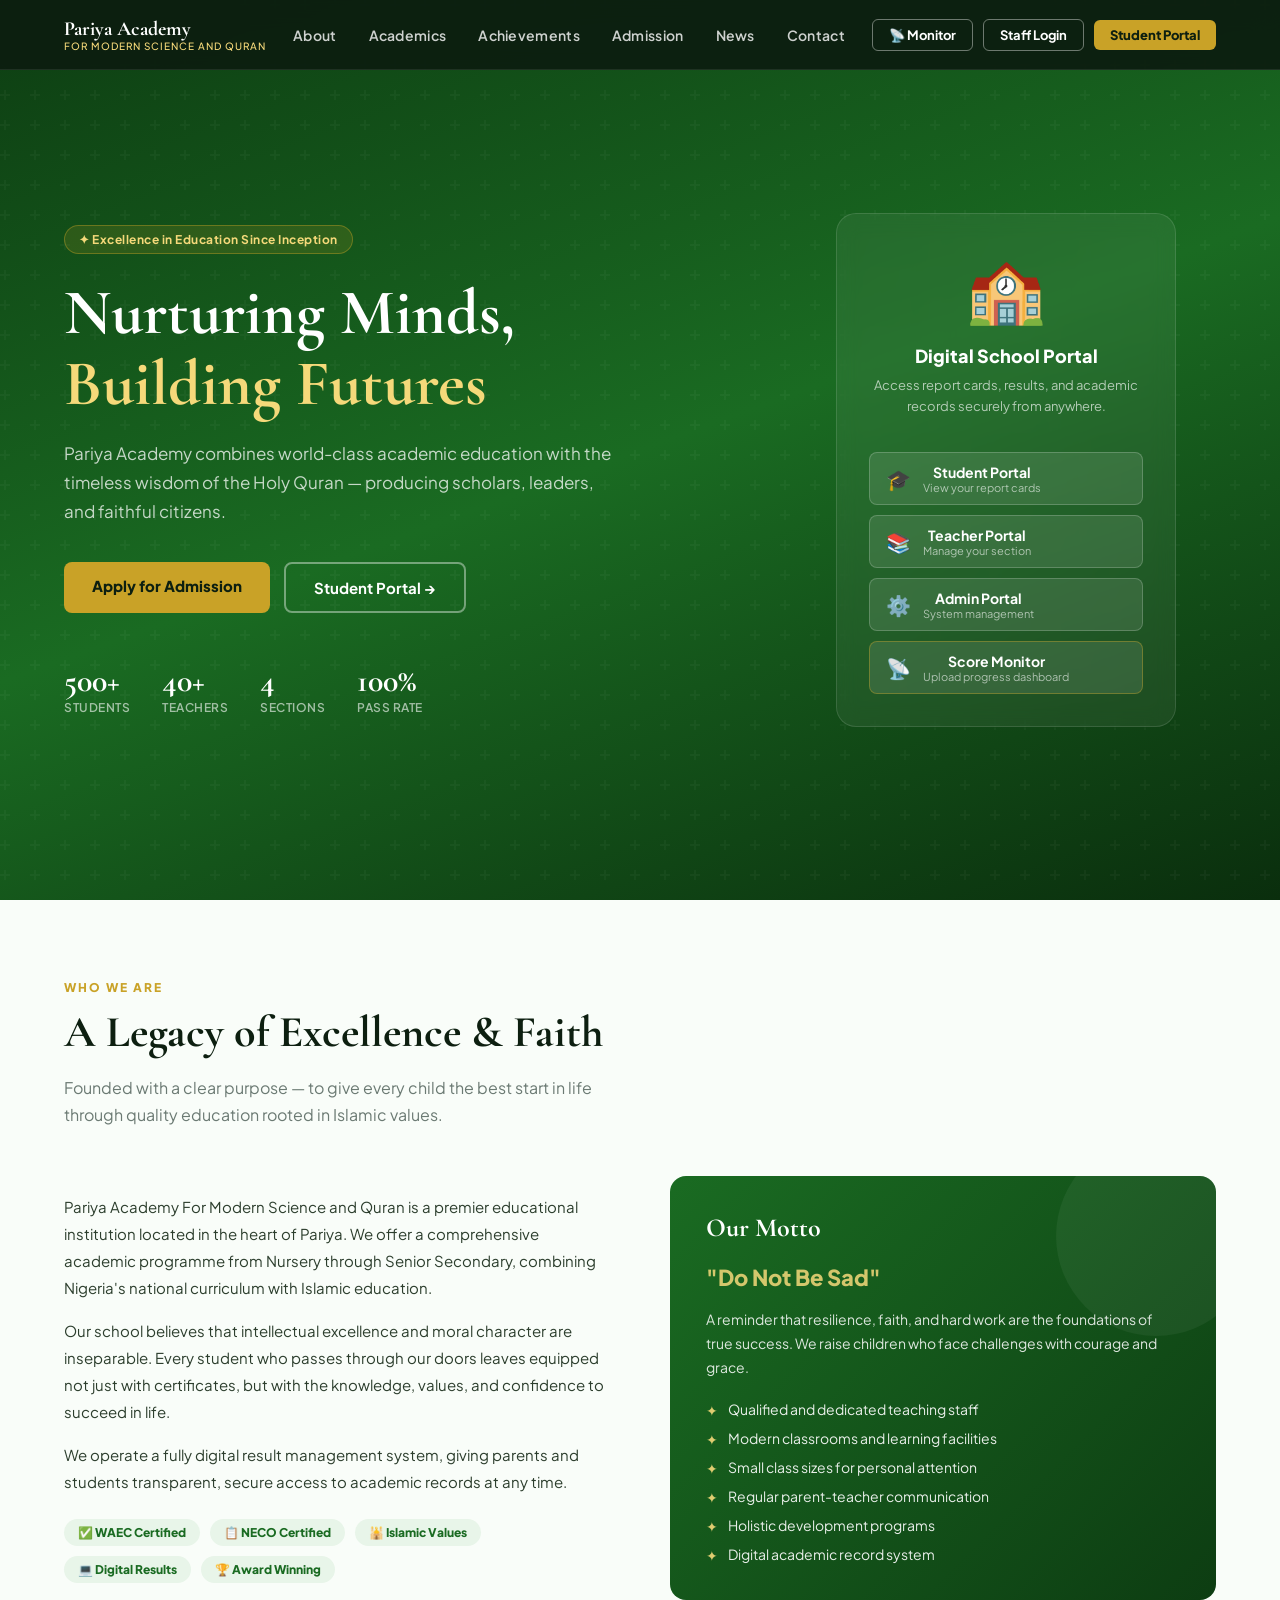
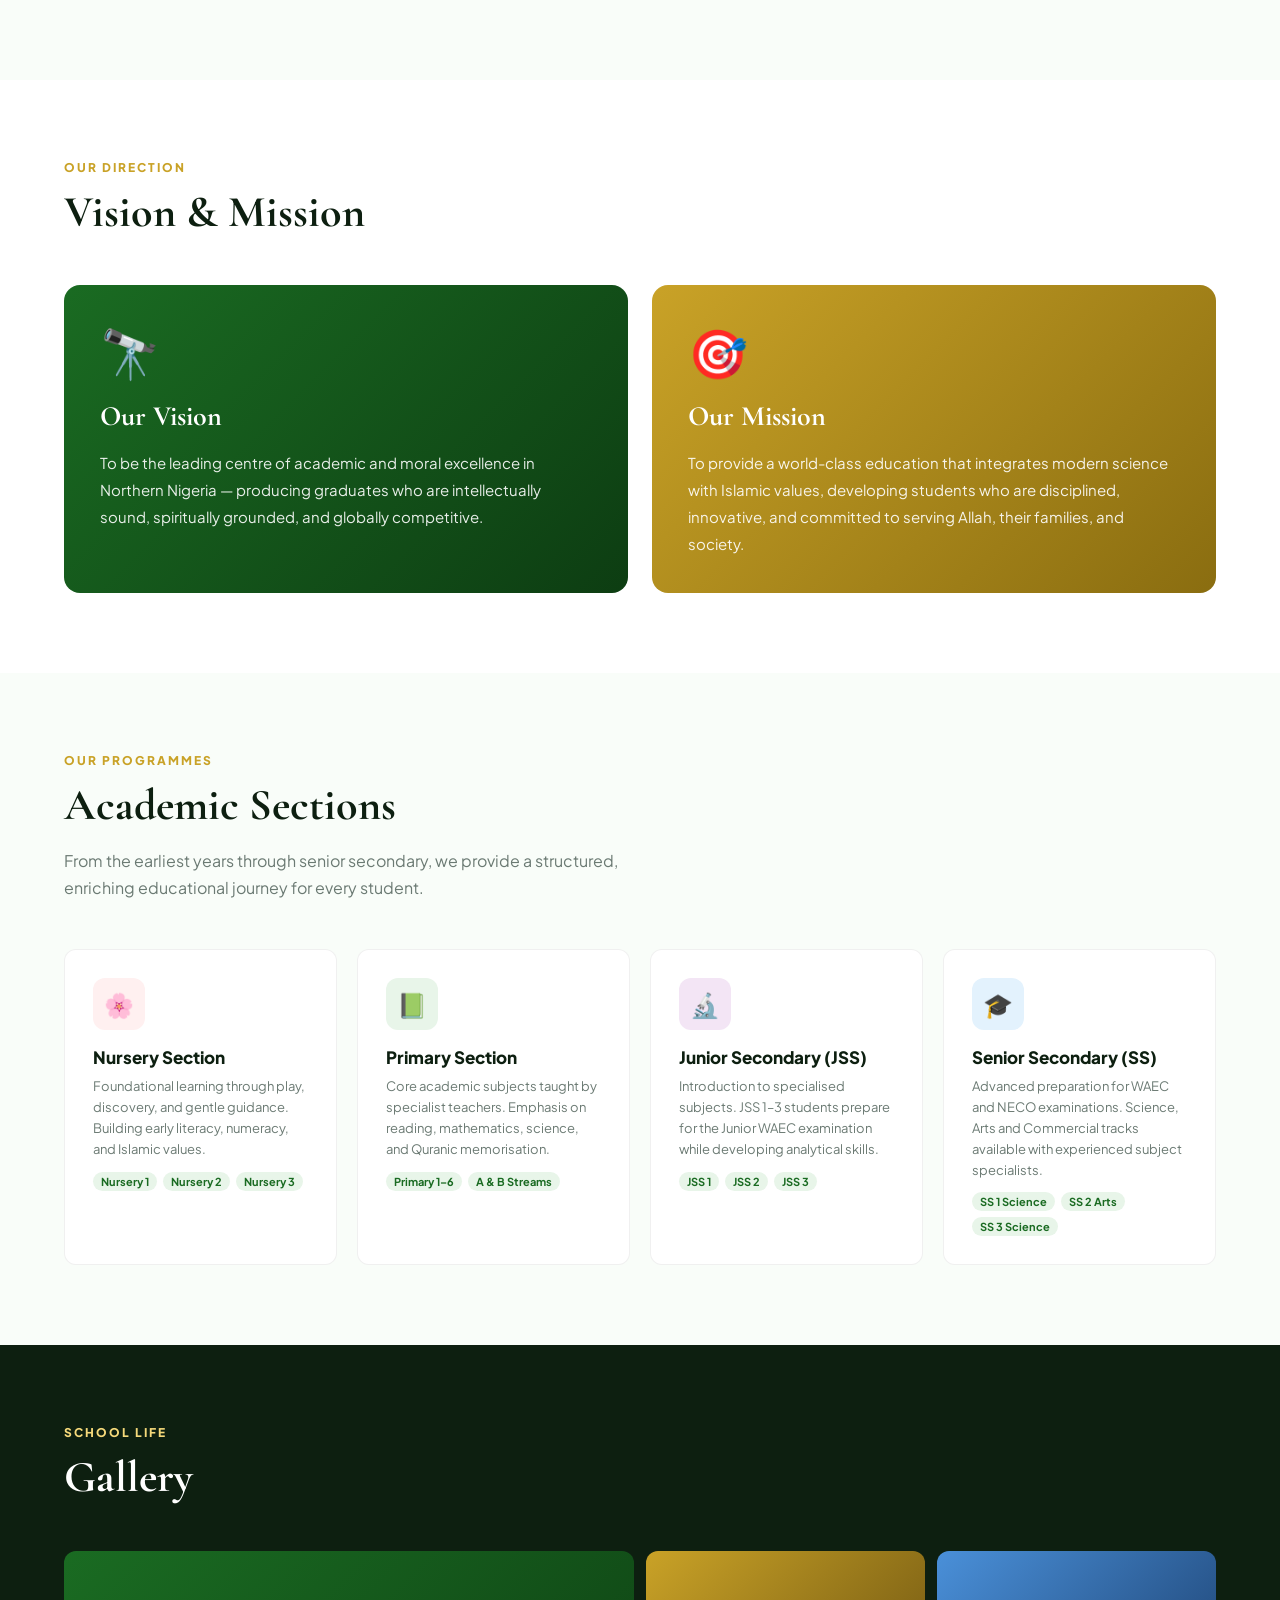
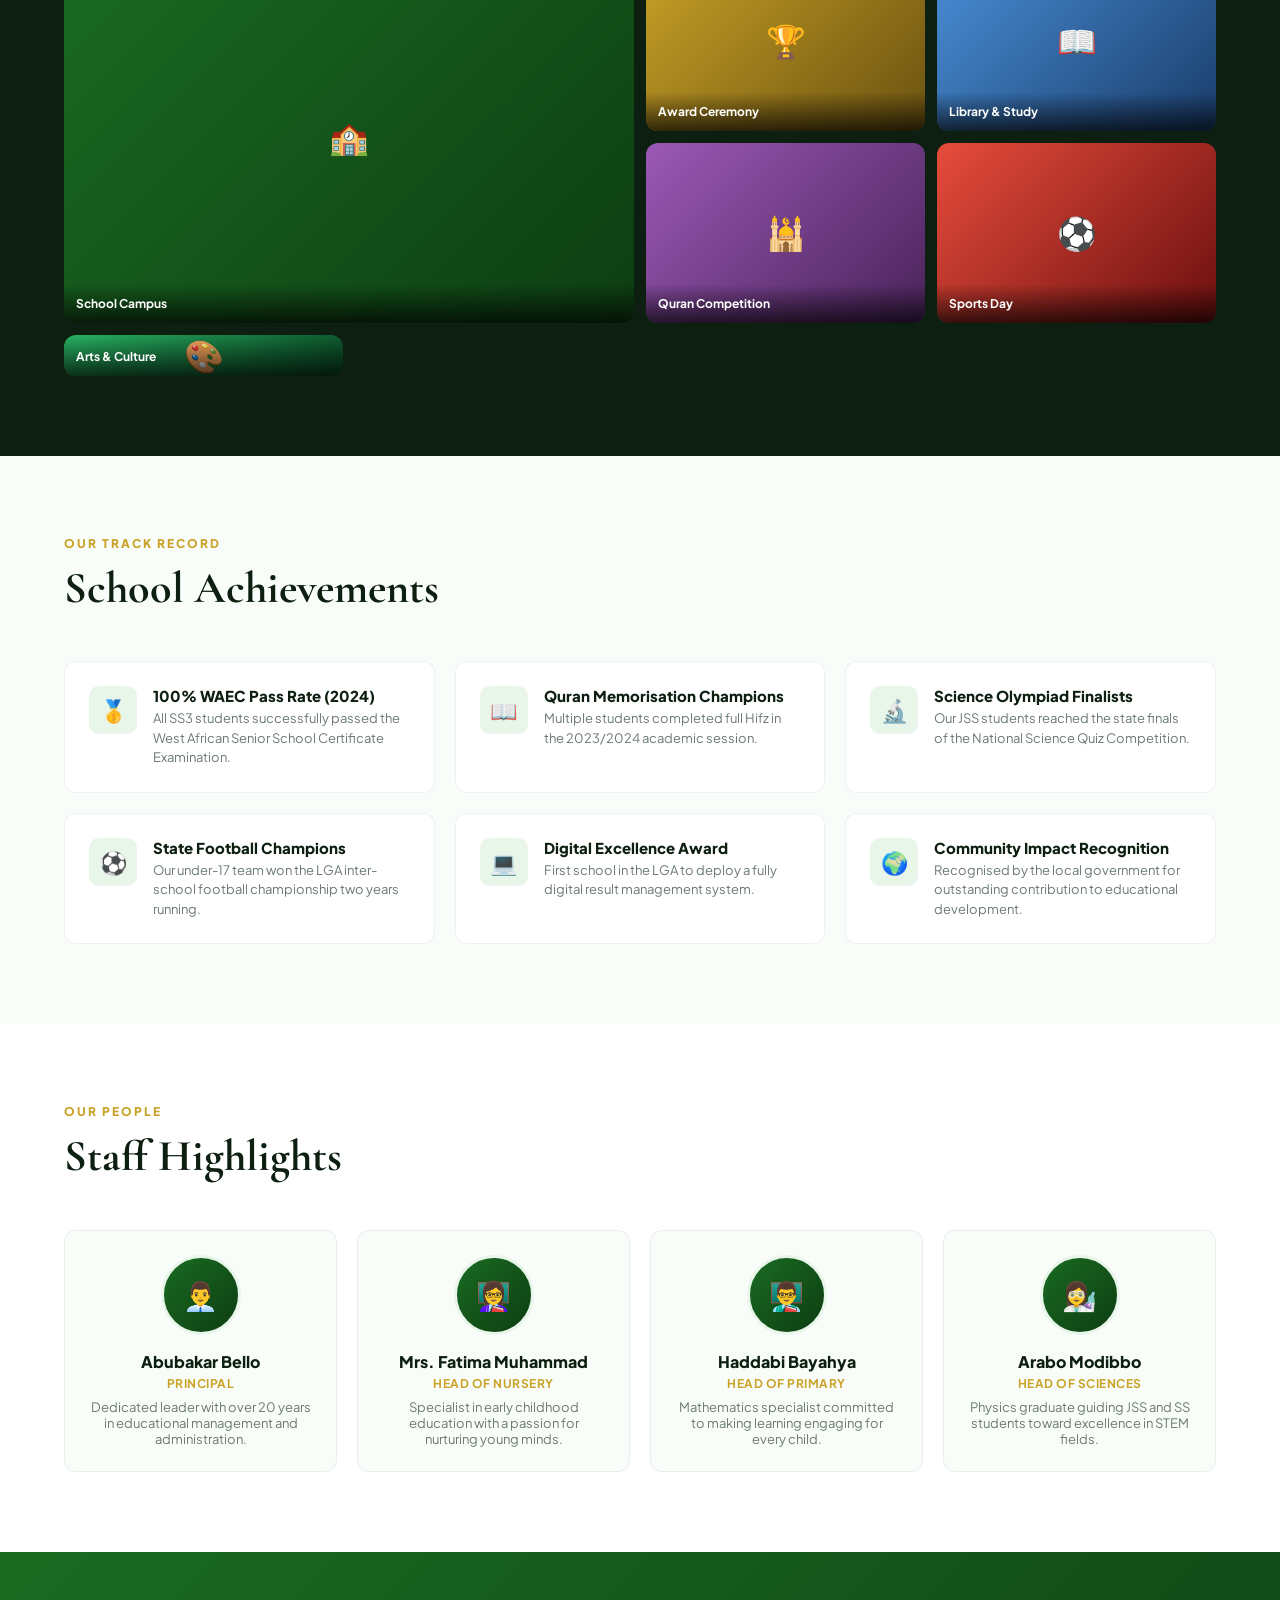
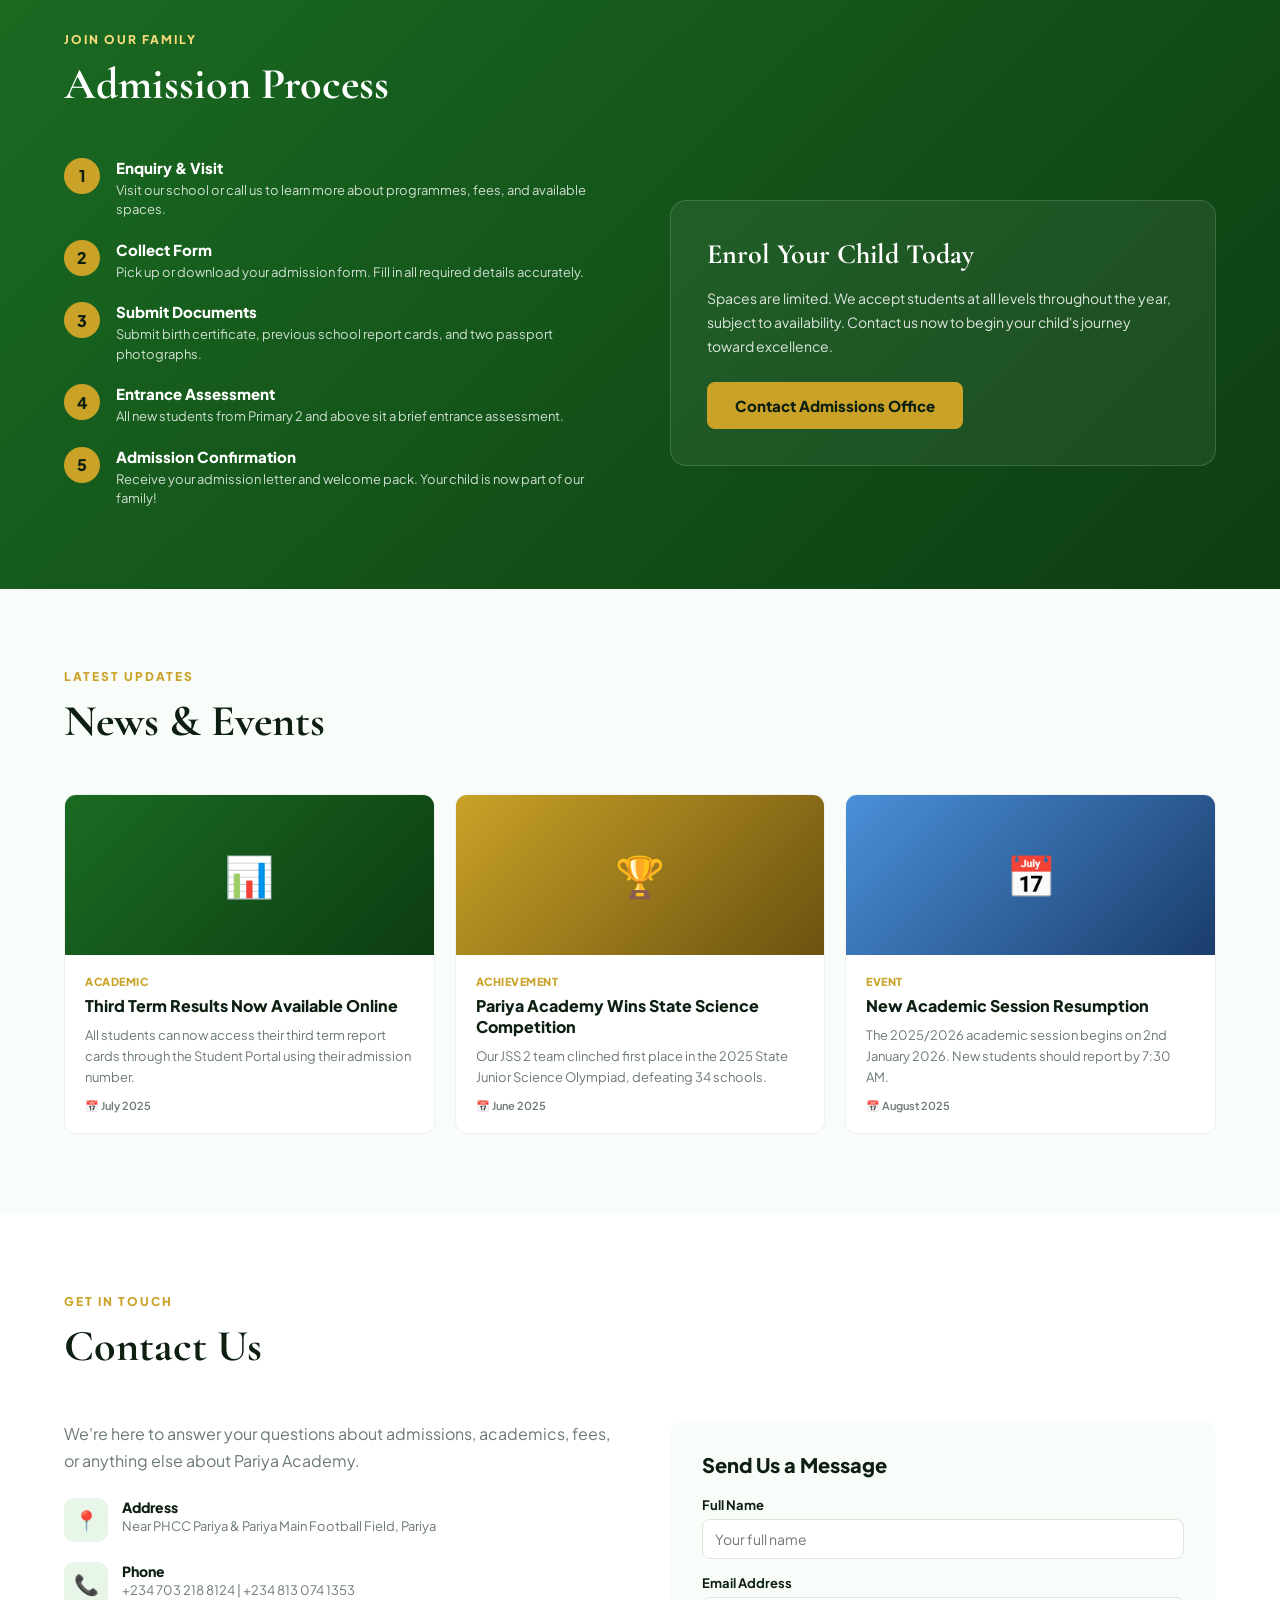
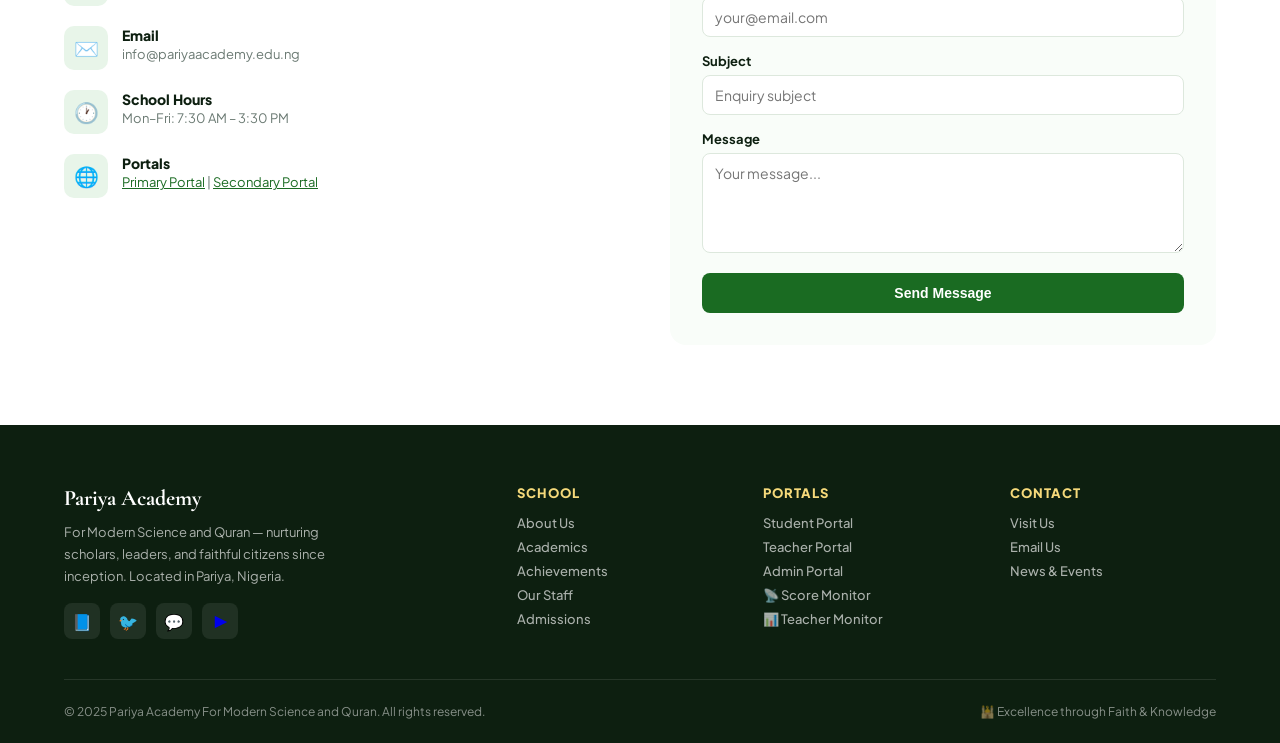
<file: index.html>
<!DOCTYPE html>
<html lang="en">
<head>
<meta charset="UTF-8">
<meta name="viewport" content="width=device-width, initial-scale=1.0">
<title>Pariya Academy For Modern Science and Quran</title>
<link rel="preconnect" href="https://fonts.googleapis.com">
<link href="https://fonts.googleapis.com/css2?family=Cormorant+Garamond:wght@400;600;700&family=Plus+Jakarta+Sans:wght@400;500;600;700;800;900&display=swap" rel="stylesheet">
<style>
:root {
  --green: #1a6b22;
  --green-light: #228B2A;
  --green-pale: #e8f5e9;
  --gold: #c9a227;
  --gold-light: #f5d97a;
  --dark: #0d1f10;
  --text: #2c3e2d;
  --muted: #6b7a73;
  --white: #ffffff;
  --bg: #f9fdf9;
}

*{box-sizing:border-box;margin:0;padding:0}
html{scroll-behavior:smooth}
body{font-family:'Plus Jakarta Sans',sans-serif;color:var(--text);background:var(--white);overflow-x:hidden}
img{max-width:100%;display:block}

/* ── Nav ── */
nav {
  position:fixed;top:0;left:0;right:0;z-index:1000;
  background:rgba(13,31,16,0.96);
  backdrop-filter:blur(12px);
  padding:0 5%;
  display:flex;align-items:center;justify-content:space-between;
  height:70px;
  border-bottom:1px solid rgba(255,255,255,0.08);
  transition:all 0.3s;
}
nav.scrolled{background:rgba(13,31,16,0.99);box-shadow:0 4px 24px rgba(0,0,0,0.3)}
.nav-brand{display:flex;align-items:center;gap:12px;text-decoration:none}
.nav-brand .brand-name{color:#fff;font-family:'Cormorant Garamond',serif;font-weight:700;font-size:20px;line-height:1.1}
.nav-brand .brand-tagline{color:var(--gold-light);font-size:10px;font-weight:500;letter-spacing:1px;text-transform:uppercase}
.nav-links{display:flex;align-items:center;gap:32px}
.nav-links a{color:rgba(255,255,255,0.8);text-decoration:none;font-size:14px;font-weight:600;transition:color 0.2s;letter-spacing:0.3px}
.nav-links a:hover{color:var(--gold-light)}
.nav-cta{display:flex;gap:10px;align-items:center}
.btn-nav-login{background:transparent;border:1.5px solid rgba(255,255,255,0.4);color:#fff;padding:7px 16px;border-radius:6px;font-size:13px;font-weight:700;cursor:pointer;text-decoration:none;transition:all 0.2s}
.btn-nav-login:hover{background:rgba(255,255,255,0.1);border-color:rgba(255,255,255,0.7)}
.btn-nav-portal{background:var(--gold);color:var(--dark);padding:7px 16px;border-radius:6px;font-size:13px;font-weight:800;cursor:pointer;text-decoration:none;transition:all 0.2s;border:none}
.btn-nav-portal:hover{background:var(--gold-light)}

/* Hamburger */
.hamburger{display:none;flex-direction:column;gap:5px;cursor:pointer;padding:4px}
.hamburger span{width:24px;height:2px;background:#fff;border-radius:2px;transition:all 0.3s}
.mobile-menu{display:none;position:fixed;top:70px;left:0;right:0;background:#0d1f10;padding:20px 5%;border-top:1px solid rgba(255,255,255,0.1);z-index:999}
.mobile-menu.open{display:block}
.mobile-menu a{display:block;color:#fff;text-decoration:none;padding:12px 0;font-weight:600;border-bottom:1px solid rgba(255,255,255,0.08)}
.mobile-menu .mob-btns{display:flex;gap:10px;margin-top:16px}

/* ── Hero ── */
.hero {
  min-height: 100vh;
  background: linear-gradient(160deg, #0d3d12 0%, #1a6b22 50%, #0a2e0d 100%);
  display: flex; align-items: center;
  padding: 100px 5% 60px;
  position: relative;
  overflow: hidden;
}
.hero::before {
  content:'';position:absolute;inset:0;
  background:url("data:image/svg+xml,%3Csvg width='60' height='60' viewBox='0 0 60 60' xmlns='http://www.w3.org/2000/svg'%3E%3Cg fill='none' fill-rule='evenodd'%3E%3Cg fill='%23ffffff' fill-opacity='0.03'%3E%3Cpath d='M36 34v-4h-2v4h-4v2h4v4h2v-4h4v-2h-4zm0-30V0h-2v4h-4v2h4v4h2V6h4V4h-4zM6 34v-4H4v4H0v2h4v4h2v-4h4v-2H6zM6 4V0H4v4H0v2h4v4h2V6h4V4H6z'/%3E%3C/g%3E%3C/g%3E%3C/svg%3E");
}
.hero-inner{max-width:1200px;margin:0 auto;width:100%;display:flex;align-items:center;gap:60px;position:relative;z-index:1}
.hero-text{flex:1}
.hero-badge{display:inline-flex;align-items:center;gap:8px;background:rgba(201,162,39,0.15);border:1px solid rgba(201,162,39,0.4);color:var(--gold-light);padding:6px 14px;border-radius:20px;font-size:12px;font-weight:700;letter-spacing:0.5px;margin-bottom:24px}
.hero h1{font-family:'Cormorant Garamond',serif;font-size:clamp(36px,5vw,64px);font-weight:700;color:#fff;line-height:1.1;margin-bottom:20px}
.hero h1 span{color:var(--gold-light);display:block}
.hero p{color:rgba(255,255,255,0.75);font-size:17px;line-height:1.7;max-width:560px;margin-bottom:36px;font-weight:400}
.hero-buttons{display:flex;gap:14px;flex-wrap:wrap}
.btn-hero-primary{background:var(--gold);color:var(--dark);padding:14px 28px;border-radius:8px;font-size:15px;font-weight:800;text-decoration:none;transition:all 0.2s;border:none;cursor:pointer}
.btn-hero-primary:hover{background:var(--gold-light);transform:translateY(-2px)}
.btn-hero-secondary{background:transparent;color:#fff;border:2px solid rgba(255,255,255,0.4);padding:14px 28px;border-radius:8px;font-size:15px;font-weight:700;text-decoration:none;transition:all 0.2s}
.btn-hero-secondary:hover{border-color:#fff;background:rgba(255,255,255,0.08)}

.hero-stats{display:flex;gap:32px;margin-top:48px;flex-wrap:wrap}
.hero-stat .val{font-size:32px;font-weight:900;color:#fff;font-family:'Cormorant Garamond',serif}
.hero-stat .lab{font-size:12px;color:rgba(255,255,255,0.6);font-weight:600;text-transform:uppercase;letter-spacing:0.5px}

.hero-image{flex:0 0 420px;display:flex;justify-content:center;align-items:center}
.hero-card-display{background:rgba(255,255,255,0.06);border:1px solid rgba(255,255,255,0.12);border-radius:20px;padding:32px;backdrop-filter:blur(10px);text-align:center;max-width:340px}
.hero-card-icon{font-size:64px;margin-bottom:16px}
.hero-card-display h3{color:#fff;font-size:18px;font-weight:800;margin-bottom:8px}
.hero-card-display p{color:rgba(255,255,255,0.65);font-size:13px;line-height:1.6}
.portal-pills{display:flex;flex-direction:column;gap:10px;margin-top:20px}
.portal-pill{background:rgba(255,255,255,0.1);border:1px solid rgba(255,255,255,0.2);border-radius:8px;padding:10px 16px;display:flex;align-items:center;gap:12px;cursor:pointer;text-decoration:none;transition:all 0.2s}
.portal-pill:hover{background:rgba(255,255,255,0.18);transform:translateX(4px)}
.portal-pill .pill-icon{font-size:20px}
.portal-pill .pill-text{color:#fff;font-weight:700;font-size:14px}
.portal-pill .pill-sub{color:rgba(255,255,255,0.6);font-size:11px}

/* ── Sections ── */
section{padding:80px 5%}
.section-inner{max-width:1200px;margin:0 auto}
.section-label{font-size:12px;font-weight:800;letter-spacing:2px;text-transform:uppercase;color:var(--gold);margin-bottom:12px}
.section-title{font-family:'Cormorant Garamond',serif;font-size:clamp(28px,3.5vw,44px);font-weight:700;color:var(--dark);line-height:1.15;margin-bottom:16px}
.section-sub{font-size:16px;color:var(--muted);line-height:1.7;max-width:580px}

/* ── About ── */
.about-section{background:var(--bg)}
.about-grid{display:grid;grid-template-columns:1fr 1fr;gap:60px;align-items:center;margin-top:48px}
.about-text p{color:var(--text);font-size:15px;line-height:1.8;margin-bottom:16px}
.about-badges{display:flex;flex-wrap:wrap;gap:10px;margin-top:24px}
.about-badge{background:var(--green-pale);color:var(--green);padding:6px 14px;border-radius:20px;font-size:12px;font-weight:800}
.about-visual{background:linear-gradient(135deg,var(--green) 0%,#0d3d12 100%);border-radius:16px;padding:36px;color:#fff;position:relative;overflow:hidden}
.about-visual::before{content:'';position:absolute;top:-40px;right:-40px;width:200px;height:200px;background:rgba(255,255,255,0.05);border-radius:50%}
.about-visual h3{font-family:'Cormorant Garamond',serif;font-size:26px;margin-bottom:16px}
.about-visual p{font-size:14px;opacity:0.85;line-height:1.7}
.about-list{margin-top:20px;display:flex;flex-direction:column;gap:10px}
.about-list li{display:flex;align-items:flex-start;gap:10px;font-size:14px;list-style:none;opacity:0.9}
.about-list li::before{content:'✦';color:var(--gold-light);flex-shrink:0;margin-top:1px}

/* ── Vision Mission ── */
.vm-section{background:#fff}
.vm-cards{display:grid;grid-template-columns:1fr 1fr;gap:24px;margin-top:48px}
.vm-card{border-radius:16px;padding:36px;position:relative;overflow:hidden}
.vm-card.vision{background:linear-gradient(135deg,#1a6b22,#0d3d12);color:#fff}
.vm-card.mission{background:linear-gradient(135deg,#c9a227,#8a6d10);color:#fff}
.vm-card h3{font-family:'Cormorant Garamond',serif;font-size:28px;font-weight:700;margin-bottom:16px}
.vm-card p{font-size:15px;line-height:1.8;opacity:0.9}
.vm-card .vm-icon{font-size:48px;margin-bottom:16px}

/* ── Academic Sections ── */
.academic-section{background:var(--bg)}
.academic-grid{display:grid;grid-template-columns:repeat(auto-fit,minmax(240px,1fr));gap:20px;margin-top:48px}
.academic-card{background:#fff;border-radius:12px;padding:28px;border:1px solid rgba(0,0,0,0.06);transition:all 0.3s;cursor:default}
.academic-card:hover{transform:translateY(-4px);box-shadow:0 12px 32px rgba(0,0,0,0.1);border-color:var(--green)}
.academic-card .ac-icon{width:52px;height:52px;border-radius:12px;display:flex;align-items:center;justify-content:center;font-size:24px;margin-bottom:16px}
.academic-card h3{font-size:17px;font-weight:800;color:var(--dark);margin-bottom:8px}
.academic-card p{font-size:13px;color:var(--muted);line-height:1.6}
.academic-card .classes{display:flex;flex-wrap:wrap;gap:6px;margin-top:12px}
.academic-card .class-tag{background:var(--green-pale);color:var(--green);font-size:11px;font-weight:700;padding:3px 8px;border-radius:10px}

/* ── Gallery ── */
.gallery-section{background:var(--dark)}
.gallery-section .section-title{color:#fff}
.gallery-section .section-label{color:var(--gold-light)}
.gallery-grid{display:grid;grid-template-columns:repeat(4,1fr);grid-template-rows:repeat(2,180px);gap:12px;margin-top:48px}
.gallery-item{border-radius:12px;overflow:hidden;position:relative}
.gallery-item:first-child{grid-column:span 2;grid-row:span 2}
.gallery-placeholder{width:100%;height:100%;display:flex;align-items:center;justify-content:center;font-size:32px;transition:transform 0.3s}
.gallery-item:hover .gallery-placeholder{transform:scale(1.05)}
.g1{background:linear-gradient(135deg,#1a6b22,#0d3d12)}
.g2{background:linear-gradient(135deg,#c9a227,#6b5210)}
.g3{background:linear-gradient(135deg,#4a90d9,#1a3d6b)}
.g4{background:linear-gradient(135deg,#9b59b6,#4a235a)}
.g5{background:linear-gradient(135deg,#e74c3c,#6b0f0f)}
.g6{background:linear-gradient(135deg,#27ae60,#0a4d26)}
.gallery-caption{position:absolute;bottom:0;left:0;right:0;padding:12px;background:linear-gradient(transparent,rgba(0,0,0,0.7));color:#fff;font-size:12px;font-weight:700}

/* ── Achievements ── */
.achieve-section{background:var(--bg)}
.achieve-list{display:grid;grid-template-columns:repeat(auto-fit,minmax(280px,1fr));gap:20px;margin-top:48px}
.achieve-card{background:#fff;border-radius:12px;padding:24px;display:flex;gap:16px;align-items:flex-start;border:1px solid rgba(0,0,0,0.06);transition:box-shadow 0.2s}
.achieve-card:hover{box-shadow:0 8px 24px rgba(0,0,0,0.08)}
.achieve-icon{width:48px;height:48px;border-radius:10px;background:var(--green-pale);display:flex;align-items:center;justify-content:center;font-size:22px;flex-shrink:0}
.achieve-text h4{font-size:15px;font-weight:800;color:var(--dark);margin-bottom:4px}
.achieve-text p{font-size:13px;color:var(--muted);line-height:1.5}

/* ── Staff ── */
.staff-section{background:#fff}
.staff-grid{display:grid;grid-template-columns:repeat(auto-fit,minmax(220px,1fr));gap:20px;margin-top:48px}
.staff-card{background:var(--bg);border-radius:12px;padding:24px;text-align:center;border:1px solid rgba(0,0,0,0.06);transition:all 0.3s}
.staff-card:hover{transform:translateY(-4px);box-shadow:0 10px 28px rgba(0,0,0,0.08)}
.staff-avatar{width:80px;height:80px;border-radius:50%;background:linear-gradient(135deg,var(--green),#0d3d12);display:flex;align-items:center;justify-content:center;font-size:28px;margin:0 auto 16px;border:3px solid var(--green-pale)}
.staff-card h4{font-size:16px;font-weight:800;color:var(--dark);margin-bottom:4px}
.staff-card .role{font-size:12px;color:var(--gold);font-weight:700;text-transform:uppercase;letter-spacing:0.5px;margin-bottom:8px}
.staff-card p{font-size:13px;color:var(--muted)}

/* ── Admission ── */
.admission-section{background:linear-gradient(135deg,#1a6b22 0%,#0d3d12 100%);color:#fff}
.admission-section .section-title{color:#fff}
.admission-section .section-label{color:var(--gold-light)}
.admission-inner{display:grid;grid-template-columns:1fr 1fr;gap:60px;align-items:center;margin-top:48px}
.admission-steps{display:flex;flex-direction:column;gap:20px}
.adm-step{display:flex;gap:16px;align-items:flex-start}
.adm-num{width:36px;height:36px;border-radius:50%;background:var(--gold);color:var(--dark);font-weight:900;font-size:16px;display:flex;align-items:center;justify-content:center;flex-shrink:0}
.adm-step h4{font-size:15px;font-weight:800;margin-bottom:4px}
.adm-step p{font-size:13px;opacity:0.8;line-height:1.5}
.admission-cta{background:rgba(255,255,255,0.06);border:1px solid rgba(255,255,255,0.15);border-radius:16px;padding:36px}
.admission-cta h3{font-family:'Cormorant Garamond',serif;font-size:28px;margin-bottom:16px}
.admission-cta p{font-size:14px;opacity:0.85;line-height:1.7;margin-bottom:24px}

/* ── News/Events ── */
.news-section{background:var(--bg)}
.news-grid{display:grid;grid-template-columns:repeat(auto-fit,minmax(300px,1fr));gap:20px;margin-top:48px}
.news-card{background:#fff;border-radius:12px;overflow:hidden;border:1px solid rgba(0,0,0,0.06);transition:box-shadow 0.2s}
.news-card:hover{box-shadow:0 8px 24px rgba(0,0,0,0.1)}
.news-img{height:160px;display:flex;align-items:center;justify-content:center;font-size:40px}
.news-body{padding:20px}
.news-tag{font-size:11px;font-weight:800;color:var(--gold);text-transform:uppercase;letter-spacing:0.5px;margin-bottom:8px}
.news-body h4{font-size:16px;font-weight:800;color:var(--dark);margin-bottom:8px;line-height:1.3}
.news-body p{font-size:13px;color:var(--muted);line-height:1.6}
.news-date{font-size:11px;color:var(--muted);margin-top:12px;font-weight:600}

/* ── Contact ── */
.contact-section{background:#fff}
.contact-grid{display:grid;grid-template-columns:1fr 1fr;gap:60px;margin-top:48px;align-items:start}
.contact-info-list{display:flex;flex-direction:column;gap:20px;margin-top:24px}
.contact-item{display:flex;gap:14px;align-items:flex-start}
.contact-icon{width:44px;height:44px;background:var(--green-pale);border-radius:10px;display:flex;align-items:center;justify-content:center;font-size:20px;flex-shrink:0}
.contact-item h4{font-weight:800;font-size:14px;color:var(--dark);margin-bottom:2px}
.contact-item p{font-size:13px;color:var(--muted)}
.contact-form-box{background:var(--bg);border-radius:16px;padding:32px}
.contact-form-box h3{font-size:20px;font-weight:800;color:var(--dark);margin-bottom:20px}
.cf-group{margin-bottom:16px}
.cf-group label{display:block;font-size:13px;font-weight:700;color:var(--dark);margin-bottom:6px}
.cf-group input,.cf-group textarea{width:100%;padding:10px 12px;border:1.5px solid #dde8dd;border-radius:8px;font-size:14px;font-family:inherit;outline:none;transition:border-color 0.2s;background:#fff}
.cf-group input:focus,.cf-group textarea:focus{border-color:var(--green)}
.cf-group textarea{height:100px;resize:vertical}
.btn-contact{background:var(--green);color:#fff;border:none;padding:12px 24px;border-radius:8px;font-size:14px;font-weight:800;cursor:pointer;width:100%;transition:background 0.2s}
.btn-contact:hover{background:#0d3d12}

/* ── Footer ── */
footer{background:var(--dark);color:#fff;padding:60px 5% 24px}
.footer-inner{max-width:1200px;margin:0 auto}
.footer-grid{display:grid;grid-template-columns:2fr 1fr 1fr 1fr;gap:40px;padding-bottom:40px;border-bottom:1px solid rgba(255,255,255,0.1)}
.footer-brand h2{font-family:'Cormorant Garamond',serif;font-size:22px;margin-bottom:10px}
.footer-brand p{font-size:13px;opacity:0.65;line-height:1.7;max-width:300px}
.footer-social{display:flex;gap:10px;margin-top:16px}
.social-btn{width:36px;height:36px;border-radius:8px;background:rgba(255,255,255,0.08);display:flex;align-items:center;justify-content:center;font-size:16px;cursor:pointer;transition:background 0.2s;text-decoration:none}
.social-btn:hover{background:rgba(255,255,255,0.18)}
.footer-col h4{font-size:13px;font-weight:800;letter-spacing:1px;text-transform:uppercase;color:var(--gold-light);margin-bottom:14px}
.footer-col a{display:block;color:rgba(255,255,255,0.65);text-decoration:none;font-size:13px;margin-bottom:8px;transition:color 0.2s;font-weight:500}
.footer-col a:hover{color:#fff}
.footer-bottom{display:flex;justify-content:space-between;align-items:center;padding-top:24px;flex-wrap:wrap;gap:12px}
.footer-bottom p{font-size:12px;opacity:0.5}

/* ── Animations ── */
@keyframes fadeUp{from{opacity:0;transform:translateY(20px)}to{opacity:1;transform:translateY(0)}}
.fade-up{opacity:0;transform:translateY(20px);transition:opacity 0.6s ease,transform 0.6s ease}
.fade-up.visible{opacity:1;transform:translateY(0)}

/* ── Responsive ── */
@media(max-width:900px){
  .hero-inner{flex-direction:column;text-align:center}
  .hero-image{display:none}
  .hero-stats{justify-content:center}
  .about-grid,.vm-cards,.admission-inner,.contact-grid{grid-template-columns:1fr}
  .gallery-grid{grid-template-columns:repeat(2,1fr);grid-template-rows:auto}
  .gallery-item:first-child{grid-column:span 1;grid-row:span 1}
  .footer-grid{grid-template-columns:1fr 1fr}
}
@media(max-width:700px){
  .nav-links,.nav-cta{display:none}
  .hamburger{display:flex}
  nav{padding:0 20px}
  section{padding:60px 5%}
  .footer-grid{grid-template-columns:1fr}
}
</style>
</head>
<body>

<!-- Navigation -->
<nav id="mainNav">
  <a href="index.html" class="nav-brand">
    <div>
      <div class="brand-name">Pariya Academy</div>
      <div class="brand-tagline">For Modern Science and Quran</div>
    </div>
  </a>
  <div class="nav-links">
    <a href="#about">About</a>
    <a href="#academics">Academics</a>
    <a href="#achievements">Achievements</a>
    <a href="#admission">Admission</a>
    <a href="#news">News</a>
    <a href="#contact">Contact</a>
  </div>
  <div class="nav-cta">
    <a href="pages/admin-monitor.html" class="btn-nav-login" title="Score Upload Monitor">📡 Monitor</a>
    <a href="pages/login.html" class="btn-nav-login">Staff Login</a>
    <a href="pages/student-login.html" class="btn-nav-portal">Student Portal</a>
  </div>
  <div class="hamburger" onclick="toggleMenu()" id="hamburger">
    <span></span><span></span><span></span>
  </div>
</nav>

<!-- Mobile Menu -->
<div class="mobile-menu" id="mobileMenu">
  <a href="#about" onclick="closeMenu()">About School</a>
  <a href="#academics" onclick="closeMenu()">Academics</a>
  <a href="#achievements" onclick="closeMenu()">Achievements</a>
  <a href="#admission" onclick="closeMenu()">Admission</a>
  <a href="#news" onclick="closeMenu()">News & Events</a>
  <a href="#contact" onclick="closeMenu()">Contact</a>
  <div class="mob-btns">
    <a href="pages/admin-monitor.html" class="btn-nav-login" style="flex:1;text-align:center;padding:10px">📡 Monitor</a>
    <a href="pages/login.html" class="btn-nav-login" style="flex:1;text-align:center;padding:10px">Staff Login</a>
    <a href="pages/student-login.html" class="btn-nav-portal" style="flex:1;text-align:center;padding:10px;display:block;border-radius:6px">Student Portal</a>
  </div>
</div>

<!-- Hero -->
<section class="hero" id="home">
  <div class="hero-inner">
    <div class="hero-text fade-up">
      <div class="hero-badge">✦ Excellence in Education Since Inception</div>
      <h1>Nurturing Minds,<span>Building Futures</span></h1>
      <p>Pariya Academy combines world-class academic education with the timeless wisdom of the Holy Quran — producing scholars, leaders, and faithful citizens.</p>
      <div class="hero-buttons">
        <a href="#admission" class="btn-hero-primary">Apply for Admission</a>
        <a href="pages/student-login.html" class="btn-hero-secondary">Student Portal →</a>
      </div>
      <div class="hero-stats">
        <div class="hero-stat"><div class="val">500+</div><div class="lab">Students</div></div>
        <div class="hero-stat"><div class="val">40+</div><div class="lab">Teachers</div></div>
        <div class="hero-stat"><div class="val">4</div><div class="lab">Sections</div></div>
        <div class="hero-stat"><div class="val">100%</div><div class="lab">Pass Rate</div></div>
      </div>
    </div>
    <div class="hero-image fade-up" style="animation-delay:0.2s">
      <div class="hero-card-display">
        <div class="hero-card-icon">🏫</div>
        <h3>Digital School Portal</h3>
        <p>Access report cards, results, and academic records securely from anywhere.</p>
        <div class="portal-pills">
          <a href="pages/student-login.html" class="portal-pill">
            <span class="pill-icon">🎓</span>
            <div><div class="pill-text">Student Portal</div><div class="pill-sub">View your report cards</div></div>
          </a>
          <a href="pages/teacher-login.html" class="portal-pill">
            <span class="pill-icon">📚</span>
            <div><div class="pill-text">Teacher Portal</div><div class="pill-sub">Manage your section</div></div>
          </a>
          <a href="pages/admin-login.html" class="portal-pill">
            <span class="pill-icon">⚙️</span>
            <div><div class="pill-text">Admin Portal</div><div class="pill-sub">System management</div></div>
          </a>
          <a href="pages/admin-monitor.html" class="portal-pill" style="border-color:rgba(201,162,39,0.4)">
            <span class="pill-icon">📡</span>
            <div><div class="pill-text">Score Monitor</div><div class="pill-sub">Upload progress dashboard</div></div>
          </a>
        </div>
      </div>
    </div>
  </div>
</section>

<!-- About -->
<section class="about-section" id="about">
  <div class="section-inner">
    <div class="section-label">Who We Are</div>
    <h2 class="section-title">A Legacy of Excellence & Faith</h2>
    <p class="section-sub">Founded with a clear purpose — to give every child the best start in life through quality education rooted in Islamic values.</p>
    <div class="about-grid fade-up">
      <div class="about-text">
        <p>Pariya Academy For Modern Science and Quran is a premier educational institution located in the heart of Pariya. We offer a comprehensive academic programme from Nursery through Senior Secondary, combining Nigeria's national curriculum with Islamic education.</p>
        <p>Our school believes that intellectual excellence and moral character are inseparable. Every student who passes through our doors leaves equipped not just with certificates, but with the knowledge, values, and confidence to succeed in life.</p>
        <p>We operate a fully digital result management system, giving parents and students transparent, secure access to academic records at any time.</p>
        <div class="about-badges">
          <span class="about-badge">✅ WAEC Certified</span>
          <span class="about-badge">📋 NECO Certified</span>
          <span class="about-badge">🕌 Islamic Values</span>
          <span class="about-badge">💻 Digital Results</span>
          <span class="about-badge">🏆 Award Winning</span>
        </div>
      </div>
      <div class="about-visual">
        <h3>Our Motto</h3>
        <p style="font-size:22px;font-weight:800;color:var(--gold-light);margin:12px 0">"Do Not Be Sad"</p>
        <p>A reminder that resilience, faith, and hard work are the foundations of true success. We raise children who face challenges with courage and grace.</p>
        <ul class="about-list">
          <li>Qualified and dedicated teaching staff</li>
          <li>Modern classrooms and learning facilities</li>
          <li>Small class sizes for personal attention</li>
          <li>Regular parent-teacher communication</li>
          <li>Holistic development programs</li>
          <li>Digital academic record system</li>
        </ul>
      </div>
    </div>
  </div>
</section>

<!-- Vision & Mission -->
<section class="vm-section" id="vision">
  <div class="section-inner">
    <div class="section-label">Our Direction</div>
    <h2 class="section-title">Vision & Mission</h2>
    <div class="vm-cards fade-up">
      <div class="vm-card vision">
        <div class="vm-icon">🔭</div>
        <h3>Our Vision</h3>
        <p>To be the leading centre of academic and moral excellence in Northern Nigeria — producing graduates who are intellectually sound, spiritually grounded, and globally competitive.</p>
      </div>
      <div class="vm-card mission">
        <div class="vm-icon">🎯</div>
        <h3>Our Mission</h3>
        <p>To provide a world-class education that integrates modern science with Islamic values, developing students who are disciplined, innovative, and committed to serving Allah, their families, and society.</p>
      </div>
    </div>
  </div>
</section>

<!-- Academic Sections -->
<section class="academic-section" id="academics">
  <div class="section-inner">
    <div class="section-label">Our Programmes</div>
    <h2 class="section-title">Academic Sections</h2>
    <p class="section-sub">From the earliest years through senior secondary, we provide a structured, enriching educational journey for every student.</p>
    <div class="academic-grid fade-up">
      <div class="academic-card">
        <div class="ac-icon" style="background:#fff0f0">🌸</div>
        <h3>Nursery Section</h3>
        <p>Foundational learning through play, discovery, and gentle guidance. Building early literacy, numeracy, and Islamic values.</p>
        <div class="classes">
          <span class="class-tag">Nursery 1</span>
          <span class="class-tag">Nursery 2</span>
          <span class="class-tag">Nursery 3</span>
        </div>
      </div>
      <div class="academic-card">
        <div class="ac-icon" style="background:#e8f5e9">📗</div>
        <h3>Primary Section</h3>
        <p>Core academic subjects taught by specialist teachers. Emphasis on reading, mathematics, science, and Quranic memorisation.</p>
        <div class="classes">
          <span class="class-tag">Primary 1–6</span>
          <span class="class-tag">A & B Streams</span>
        </div>
      </div>
      <div class="academic-card">
        <div class="ac-icon" style="background:#f3e5f5">🔬</div>
        <h3>Junior Secondary (JSS)</h3>
        <p>Introduction to specialised subjects. JSS 1–3 students prepare for the Junior WAEC examination while developing analytical skills.</p>
        <div class="classes">
          <span class="class-tag">JSS 1</span>
          <span class="class-tag">JSS 2</span>
          <span class="class-tag">JSS 3</span>
        </div>
      </div>
      <div class="academic-card">
        <div class="ac-icon" style="background:#e3f2fd">🎓</div>
        <h3>Senior Secondary (SS)</h3>
        <p>Advanced preparation for WAEC and NECO examinations. Science, Arts and Commercial tracks available with experienced subject specialists.</p>
        <div class="classes">
          <span class="class-tag">SS 1 Science</span>
          <span class="class-tag">SS 2 Arts</span>
          <span class="class-tag">SS 3 Science</span>
        </div>
      </div>
    </div>
  </div>
</section>

<!-- Gallery -->
<section class="gallery-section" id="gallery">
  <div class="section-inner">
    <div class="section-label">School Life</div>
    <h2 class="section-title">Gallery</h2>
    <div class="gallery-grid fade-up">
      <div class="gallery-item"><div class="gallery-placeholder g1">🏫</div><div class="gallery-caption">School Campus</div></div>
      <div class="gallery-item"><div class="gallery-placeholder g2">🏆</div><div class="gallery-caption">Award Ceremony</div></div>
      <div class="gallery-item"><div class="gallery-placeholder g3">📖</div><div class="gallery-caption">Library & Study</div></div>
      <div class="gallery-item"><div class="gallery-placeholder g4">🕌</div><div class="gallery-caption">Quran Competition</div></div>
      <div class="gallery-item"><div class="gallery-placeholder g5">⚽</div><div class="gallery-caption">Sports Day</div></div>
      <div class="gallery-item"><div class="gallery-placeholder g6">🎨</div><div class="gallery-caption">Arts & Culture</div></div>
    </div>
  </div>
</section>

<!-- Achievements -->
<section class="achieve-section" id="achievements">
  <div class="section-inner">
    <div class="section-label">Our Track Record</div>
    <h2 class="section-title">School Achievements</h2>
    <div class="achieve-list fade-up">
      <div class="achieve-card"><div class="achieve-icon">🥇</div><div class="achieve-text"><h4>100% WAEC Pass Rate (2024)</h4><p>All SS3 students successfully passed the West African Senior School Certificate Examination.</p></div></div>
      <div class="achieve-card"><div class="achieve-icon">📖</div><div class="achieve-text"><h4>Quran Memorisation Champions</h4><p>Multiple students completed full Hifz in the 2023/2024 academic session.</p></div></div>
      <div class="achieve-card"><div class="achieve-icon">🔬</div><div class="achieve-text"><h4>Science Olympiad Finalists</h4><p>Our JSS students reached the state finals of the National Science Quiz Competition.</p></div></div>
      <div class="achieve-card"><div class="achieve-icon">⚽</div><div class="achieve-text"><h4>State Football Champions</h4><p>Our under-17 team won the LGA inter-school football championship two years running.</p></div></div>
      <div class="achieve-card"><div class="achieve-icon">💻</div><div class="achieve-text"><h4>Digital Excellence Award</h4><p>First school in the LGA to deploy a fully digital result management system.</p></div></div>
      <div class="achieve-card"><div class="achieve-icon">🌍</div><div class="achieve-text"><h4>Community Impact Recognition</h4><p>Recognised by the local government for outstanding contribution to educational development.</p></div></div>
    </div>
  </div>
</section>

<!-- Staff Highlights -->
<section class="staff-section" id="staff">
  <div class="section-inner">
    <div class="section-label">Our People</div>
    <h2 class="section-title">Staff Highlights</h2>
    <div class="staff-grid fade-up">
      <div class="staff-card"><div class="staff-avatar">👨‍💼</div><h4>Abubakar Bello</h4><div class="role">Principal</div><p>Dedicated leader with over 20 years in educational management and administration.</p></div>
      <div class="staff-card"><div class="staff-avatar">👩‍🏫</div><h4>Mrs. Fatima Muhammad</h4><div class="role">Head of Nursery</div><p>Specialist in early childhood education with a passion for nurturing young minds.</p></div>
      <div class="staff-card"><div class="staff-avatar">👨‍🏫</div><h4>Haddabi Bayahya</h4><div class="role">Head of Primary</div><p>Mathematics specialist committed to making learning engaging for every child.</p></div>
      <div class="staff-card"><div class="staff-avatar">👩‍🔬</div><h4>Arabo Modibbo</h4><div class="role">Head of Sciences</div><p>Physics graduate guiding JSS and SS students toward excellence in STEM fields.</p></div>
    </div>
  </div>
</section>

<!-- Admission -->
<section class="admission-section" id="admission">
  <div class="section-inner">
    <div class="section-label">Join Our Family</div>
    <h2 class="section-title">Admission Process</h2>
    <div class="admission-inner fade-up">
      <div class="admission-steps">
        <div class="adm-step"><div class="adm-num">1</div><div><h4>Enquiry & Visit</h4><p>Visit our school or call us to learn more about programmes, fees, and available spaces.</p></div></div>
        <div class="adm-step"><div class="adm-num">2</div><div><h4>Collect Form</h4><p>Pick up or download your admission form. Fill in all required details accurately.</p></div></div>
        <div class="adm-step"><div class="adm-num">3</div><div><h4>Submit Documents</h4><p>Submit birth certificate, previous school report cards, and two passport photographs.</p></div></div>
        <div class="adm-step"><div class="adm-num">4</div><div><h4>Entrance Assessment</h4><p>All new students from Primary 2 and above sit a brief entrance assessment.</p></div></div>
        <div class="adm-step"><div class="adm-num">5</div><div><h4>Admission Confirmation</h4><p>Receive your admission letter and welcome pack. Your child is now part of our family!</p></div></div>
      </div>
      <div class="admission-cta">
        <h3>Enrol Your Child Today</h3>
        <p>Spaces are limited. We accept students at all levels throughout the year, subject to availability. Contact us now to begin your child's journey toward excellence.</p>
        <a href="#contact" class="btn-hero-primary" style="display:inline-block;text-decoration:none">Contact Admissions Office</a>
      </div>
    </div>
  </div>
</section>

<!-- News & Events -->
<section class="news-section" id="news">
  <div class="section-inner">
    <div class="section-label">Latest Updates</div>
    <h2 class="section-title">News & Events</h2>
    <div class="news-grid fade-up">
      <div class="news-card"><div class="news-img g1">📊</div><div class="news-body"><div class="news-tag">Academic</div><h4>Third Term Results Now Available Online</h4><p>All students can now access their third term report cards through the Student Portal using their admission number.</p><div class="news-date">📅 July 2025</div></div></div>
      <div class="news-card"><div class="news-img g2">🏆</div><div class="news-body"><div class="news-tag">Achievement</div><h4>Pariya Academy Wins State Science Competition</h4><p>Our JSS 2 team clinched first place in the 2025 State Junior Science Olympiad, defeating 34 schools.</p><div class="news-date">📅 June 2025</div></div></div>
      <div class="news-card"><div class="news-img g3">📅</div><div class="news-body"><div class="news-tag">Event</div><h4>New Academic Session Resumption</h4><p>The 2025/2026 academic session begins on 2nd January 2026. New students should report by 7:30 AM.</p><div class="news-date">📅 August 2025</div></div></div>
    </div>
  </div>
</section>

<!-- Contact -->
<section class="contact-section" id="contact">
  <div class="section-inner">
    <div class="section-label">Get In Touch</div>
    <h2 class="section-title">Contact Us</h2>
    <div class="contact-grid fade-up">
      <div>
        <p class="section-sub">We're here to answer your questions about admissions, academics, fees, or anything else about Pariya Academy.</p>
        <div class="contact-info-list">
          <div class="contact-item"><div class="contact-icon">📍</div><div><h4>Address</h4><p>Near PHCC Pariya & Pariya Main Football Field, Pariya</p></div></div>
          <div class="contact-item"><div class="contact-icon">📞</div><div><h4>Phone</h4><p>+234 703 218 8124 | +234 813 074 1353</p></div></div>
          <div class="contact-item"><div class="contact-icon">✉️</div><div><h4>Email</h4><p>info@pariyaacademy.edu.ng</p></div></div>
          <div class="contact-item"><div class="contact-icon">🕐</div><div><h4>School Hours</h4><p>Mon–Fri: 7:30 AM – 3:30 PM</p></div></div>
          <div class="contact-item"><div class="contact-icon">🌐</div><div><h4>Portals</h4><p><a href="https://pariyaacademy-primary-portal.netlify.app" style="color:var(--green)">Primary Portal</a> | <a href="https://pariyaacademy-secondary-portal.netlify.app" style="color:var(--green)">Secondary Portal</a></p></div></div>
        </div>
      </div>
      <div class="contact-form-box">
        <h3>Send Us a Message</h3>
        <div class="cf-group"><label>Full Name</label><input type="text" placeholder="Your full name"></div>
        <div class="cf-group"><label>Email Address</label><input type="email" placeholder="your@email.com"></div>
        <div class="cf-group"><label>Subject</label><input type="text" placeholder="Enquiry subject"></div>
        <div class="cf-group"><label>Message</label><textarea placeholder="Your message..."></textarea></div>
        <button class="btn-contact" onclick="alert('Thank you! We will get back to you shortly.')">Send Message</button>
      </div>
    </div>
  </div>
</section>

<!-- Footer -->
<footer>
  <div class="footer-inner">
    <div class="footer-grid">
      <div class="footer-brand">
        <h2>Pariya Academy</h2>
        <p>For Modern Science and Quran — nurturing scholars, leaders, and faithful citizens since inception. Located in Pariya, Nigeria.</p>
        <div class="footer-social">
          <a class="social-btn" href="#" title="Facebook">📘</a>
          <a class="social-btn" href="#" title="Twitter">🐦</a>
          <a class="social-btn" href="#" title="WhatsApp">💬</a>
          <a class="social-btn" href="#" title="YouTube">▶️</a>
        </div>
      </div>
      <div class="footer-col">
        <h4>School</h4>
        <a href="#about">About Us</a>
        <a href="#academics">Academics</a>
        <a href="#achievements">Achievements</a>
        <a href="#staff">Our Staff</a>
        <a href="#admission">Admissions</a>
      </div>
      <div class="footer-col">
        <h4>Portals</h4>
        <a href="pages/student-login.html">Student Portal</a>
        <a href="pages/teacher-login.html">Teacher Portal</a>
        <a href="pages/admin-login.html">Admin Portal</a>
        <a href="pages/admin-monitor.html">📡 Score Monitor</a>
        <a href="pages/teacher-monitor.html">📊 Teacher Monitor</a>
      </div>
      <div class="footer-col">
        <h4>Contact</h4>
        <a href="#contact">Visit Us</a>
        <a href="mailto:info@pariyaacademy.edu.ng">Email Us</a>
        <a href="#news">News & Events</a>
      </div>
    </div>
    <div class="footer-bottom">
      <p>© 2025 Pariya Academy For Modern Science and Quran. All rights reserved.</p>
      <p>🕌 Excellence through Faith & Knowledge</p>
    </div>
  </div>
</footer>

<script>
// Nav scroll effect
window.addEventListener('scroll',()=>{
  document.getElementById('mainNav').classList.toggle('scrolled', window.scrollY > 50);
});

// Hamburger menu
function toggleMenu(){
  document.getElementById('mobileMenu').classList.toggle('open');
}
function closeMenu(){
  document.getElementById('mobileMenu').classList.remove('open');
}

// Intersection observer for animations
const observer = new IntersectionObserver((entries)=>{
  entries.forEach(e=>{ if(e.isIntersecting) e.target.classList.add('visible'); });
},{threshold:0.1});
document.querySelectorAll('.fade-up').forEach(el=>observer.observe(el));
</script>
</body>
</html>
</file>
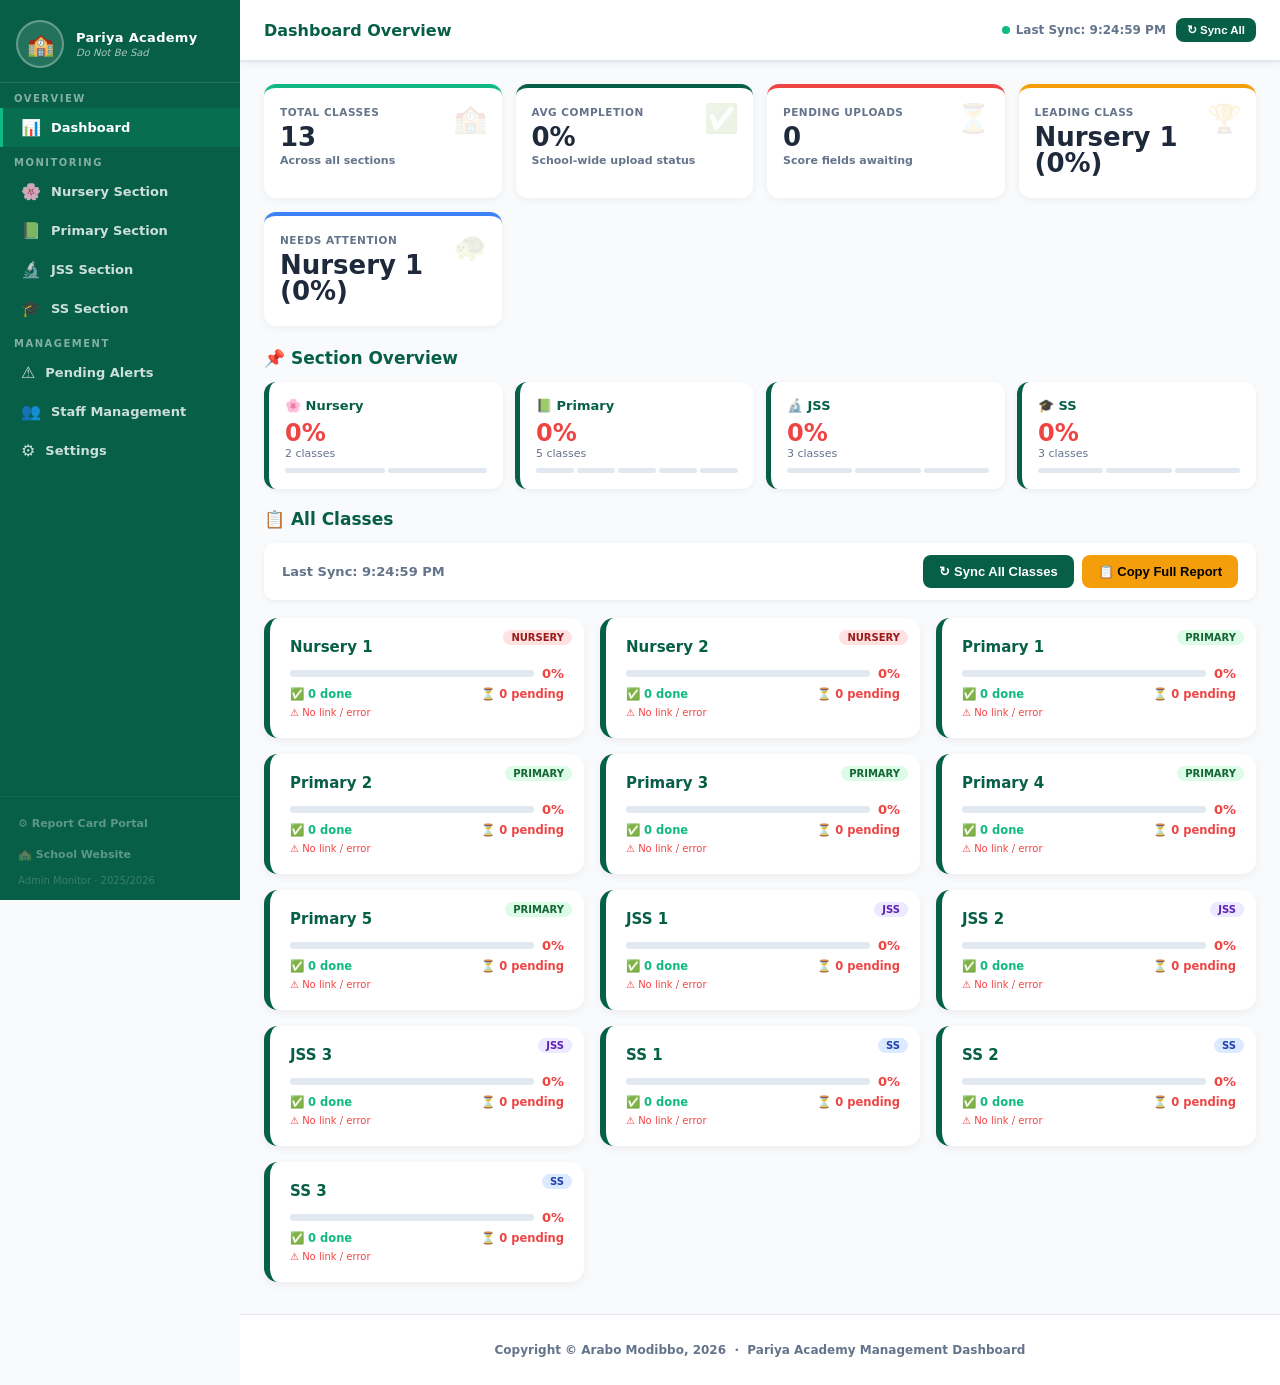
<file: admin-monitor.html>
<!DOCTYPE html>
<html lang="en">
<head>
<meta charset="UTF-8">
<meta name="viewport" content="width=device-width, initial-scale=1.0">
<title>Pariya Academy | Admin Dashboard</title>
<style>
/* ─── ROOT IDENTITY (preserved from original) ─── */
:root {
  --primary:   #065f46;
  --primary-l: #047857;
  --accent:    #10b981;
  --accent-l:  #34d399;
  --bg:        #f8fafc;
  --card:      #ffffff;
  --text:      #1e293b;
  --muted:     #64748b;
  --danger:    #ef4444;
  --danger-l:  #fca5a5;
  --warn:      #f59e0b;
  --warn-l:    #fde68a;
  --info:      #3b82f6;
  --border:    #e2e8f0;
  --sidebar-w: 240px;
}

*, *::before, *::after { box-sizing: border-box; margin: 0; padding: 0; }
body { font-family: 'Segoe UI', system-ui, sans-serif; background: var(--bg); color: var(--text); display: flex; min-height: 100vh; }

/* ─── SIDEBAR ─── */
#sidebar {
  width: var(--sidebar-w); background: var(--primary); color: #fff;
  display: flex; flex-direction: column; flex-shrink: 0;
  position: fixed; top: 0; left: 0; height: 100vh; z-index: 200;
  transition: transform .3s;
}
.sidebar-brand {
  padding: 20px 16px 14px;
  border-bottom: 1px solid rgba(255,255,255,.12);
  display: flex; align-items: center; gap: 12px;
}
.sidebar-brand .logo-ring {
  width: 48px; height: 48px; border-radius: 50%;
  background: rgba(255,255,255,.12); border: 2px solid rgba(255,255,255,.3);
  display: flex; align-items: center; justify-content: center; font-size: 22px; flex-shrink: 0;
  overflow: hidden;
}
.sidebar-brand .logo-ring img { width: 100%; height: 100%; object-fit: cover; border-radius: 50%; }
.sidebar-brand-text h2 { font-size: 13px; font-weight: 900; letter-spacing: .3px; line-height: 1.2; }
.sidebar-brand-text p  { font-size: 10px; opacity: .65; margin-top: 2px; font-style: italic; }

.nav-section { padding: 10px 0 4px 14px; font-size: 10px; font-weight: 800; letter-spacing: 1.5px; opacity: .5; text-transform: uppercase; }
.nav-item {
  display: flex; align-items: center; gap: 10px;
  padding: 10px 18px; font-size: 13px; font-weight: 600; cursor: pointer;
  border-left: 3px solid transparent; transition: all .2s; color: rgba(255,255,255,.8);
}
.nav-item:hover { background: rgba(255,255,255,.08); color: #fff; border-left-color: var(--accent); }
.nav-item.active { background: rgba(16,185,129,.18); color: #fff; border-left-color: var(--accent); font-weight: 800; }
.nav-item .ni { font-size: 16px; }

.sidebar-footer { margin-top: auto; padding: 14px 18px; border-top: 1px solid rgba(255,255,255,.1); font-size: 11px; opacity: .5; }

/* ─── MAIN WRAP ─── */
#main { margin-left: var(--sidebar-w); flex: 1; display: flex; flex-direction: column; min-height: 100vh; }

/* ─── TOP BAR ─── */
#topbar {
  background: var(--card); border-bottom: 2px solid var(--border);
  padding: 0 24px; height: 62px;
  display: flex; align-items: center; justify-content: space-between;
  position: sticky; top: 0; z-index: 100;
  box-shadow: 0 2px 8px rgba(0,0,0,.06);
}
.topbar-left { display: flex; align-items: center; gap: 14px; }
.topbar-left h1 { font-size: 16px; font-weight: 800; color: var(--primary); }
.topbar-right { display: flex; align-items: center; gap: 10px; }
#sync-indicator { display: flex; align-items: center; gap: 6px; font-size: 12px; font-weight: 700; color: var(--muted); }
#sync-dot { width: 8px; height: 8px; border-radius: 50%; background: var(--accent); animation: pulse 2s infinite; }
@keyframes pulse { 0%,100%{opacity:1} 50%{opacity:.4} }
.hamburger { display: none; flex-direction: column; gap: 4px; cursor: pointer; padding: 4px; }
.hamburger span { width: 22px; height: 2px; background: var(--primary); border-radius: 2px; }

/* ─── PAGE CONTENT ─── */
#content { padding: 22px 24px; flex: 1; }

/* ─── PAGE VIEWS ─── */
.page { display: none; }
.page.active { display: block; }

/* ─── STAT CARDS ─── */
.stats-row { display: grid; grid-template-columns: repeat(auto-fill, minmax(190px,1fr)); gap: 14px; margin-bottom: 22px; }
.stat-box {
  background: var(--card); padding: 18px 16px; border-radius: 12px;
  border-top: 4px solid var(--accent);
  box-shadow: 0 2px 8px rgba(0,0,0,.05); position: relative; overflow: hidden;
}
.stat-box.danger { border-top-color: var(--danger); }
.stat-box.warn   { border-top-color: var(--warn); }
.stat-box.info   { border-top-color: var(--info); }
.stat-box.primary{ border-top-color: var(--primary); }
.stat-label { font-size: 10.5px; color: var(--muted); font-weight: 800; text-transform: uppercase; letter-spacing: .5px; }
.stat-value { font-size: 26px; font-weight: 900; color: var(--text); margin-top: 6px; line-height: 1; }
.stat-sub   { font-size: 11px; color: var(--muted); margin-top: 4px; font-weight: 600; }
.stat-icon  { position: absolute; right: 14px; top: 14px; font-size: 28px; opacity: .13; }

/* ─── SECTION TABS ─── */
.section-tabs { display: flex; gap: 6px; margin-bottom: 18px; flex-wrap: wrap; }
.sec-tab {
  padding: 7px 16px; border-radius: 20px; border: 2px solid var(--border);
  background: var(--card); font-size: 12.5px; font-weight: 700; cursor: pointer; color: var(--muted);
  transition: all .2s; white-space: nowrap;
}
.sec-tab:hover { border-color: var(--accent); color: var(--primary); }
.sec-tab.active { background: var(--primary); color: #fff; border-color: var(--primary); }

/* ─── STATUS BAR ─── */
.status-bar {
  background: var(--card); padding: 12px 18px; border-radius: 10px; margin-bottom: 18px;
  display: flex; justify-content: space-between; align-items: center; flex-wrap: wrap; gap: 10px;
  box-shadow: 0 2px 5px rgba(0,0,0,.05);
}

/* ─── BTNs ─── */
.btn { padding: 9px 16px; border-radius: 8px; border: none; cursor: pointer; font-weight: 700; font-size: 13px; transition: all .2s; display: inline-flex; align-items: center; gap: 6px; }
.btn:active { transform: scale(.97); }
.btn-primary { background: var(--primary); color: #fff; }
.btn-primary:hover { background: var(--primary-l); }
.btn-accent  { background: var(--accent); color: #fff; }
.btn-accent:hover { background: var(--accent-l); color: var(--primary); }
.btn-warn    { background: var(--warn); color: #000; }
.btn-back    { background: #64748b; color: #fff; }
.btn-back:hover { background: #475569; }
.btn-sm { padding: 5px 11px; font-size: 11.5px; }

/* ─── LOADER ─── */
#loader-global { display: none; text-align: center; padding: 28px; font-weight: 700; color: var(--primary); }
.loader-bar { height: 4px; background: var(--border); border-radius: 2px; overflow: hidden; margin: 8px auto; max-width: 300px; }
.loader-fill { height: 100%; background: var(--accent); border-radius: 2px; animation: lbar 1.4s ease-in-out infinite; }
@keyframes lbar { 0%{width:0;margin-left:0} 50%{width:60%;margin-left:20%} 100%{width:0;margin-left:100%} }

/* ─── CLASS GRID ─── */
.class-grid { display: grid; grid-template-columns: repeat(auto-fill, minmax(260px,1fr)); gap: 16px; }
.class-card {
  background: var(--card); padding: 20px; border-radius: 14px;
  border-left: 6px solid var(--primary); cursor: pointer;
  box-shadow: 0 3px 8px rgba(0,0,0,.06); transition: all .25s;
  position: relative; overflow: hidden;
}
.class-card:hover { transform: translateY(-4px); box-shadow: 0 8px 18px rgba(0,0,0,.11); }
.class-card h3 { font-size: 15px; font-weight: 800; color: var(--primary); margin-bottom: 6px; }
.class-card .pct-row { display: flex; align-items: center; gap: 8px; margin: 10px 0 6px; }
.pct-bar { flex: 1; height: 7px; background: var(--border); border-radius: 4px; overflow: hidden; }
.pct-fill { height: 100%; border-radius: 4px; transition: width .4s; }
.pct-text { font-size: 13px; font-weight: 800; }
.class-card-footer { display: flex; justify-content: space-between; font-size: 11.5px; font-weight: 700; color: var(--muted); }
.class-card .section-chip {
  position: absolute; top: 12px; right: 12px;
  padding: 2px 8px; border-radius: 8px; font-size: 10px; font-weight: 800; text-transform: uppercase;
}
.chip-nursery  { background: #fee2e2; color: #991b1b; }
.chip-primary  { background: #dcfce7; color: #166534; }
.chip-jss      { background: #ede9fe; color: #5b21b6; }
.chip-ss       { background: #dbeafe; color: #1e40af; }

/* ─── DETAIL VIEW ─── */
#detail-view { display: none; }
.detail-header {
  display: flex; justify-content: space-between; align-items: center; margin-bottom: 20px; flex-wrap: wrap; gap: 10px;
  background: var(--card); padding: 16px 20px; border-radius: 12px; box-shadow: 0 2px 8px rgba(0,0,0,.06);
}
.detail-header h2 { font-size: 18px; font-weight: 900; color: var(--primary); }
.detail-header-btns { display: flex; gap: 8px; flex-wrap: wrap; }

.subject-table-wrap { background: var(--card); border-radius: 12px; box-shadow: 0 2px 8px rgba(0,0,0,.06); overflow: hidden; }
table.sub-table { width: 100%; border-collapse: collapse; min-width: 560px; }
.sub-table th { background: var(--primary); color: #fff; padding: 11px 14px; font-size: 11px; text-transform: uppercase; letter-spacing: .5px; }
.sub-table td { padding: 11px 14px; border-bottom: 1px solid var(--border); font-size: 13px; }
.sub-table td:nth-child(1) { width: 40px; font-weight: 800; color: var(--muted); text-align: center; }
.sub-table td:nth-child(2) { font-weight: 700; text-align: left; }
.sub-table td:not(:nth-child(1)):not(:nth-child(2)) { text-align: center; }
.sub-table tbody tr:hover td { background: #f8fafc; }

/* ─── BADGES ─── */
.badge { padding: 4px 10px; border-radius: 5px; font-size: 10px; font-weight: 800; display: inline-block; }
.badge.done { background: #dcfce7; color: #166534; }
.badge.wait { background: #fee2e2; color: #991b1b; }

/* ─── SUMMARY MINI CARDS in Detail ─── */
.detail-stats { display: flex; gap: 12px; margin-bottom: 16px; flex-wrap: wrap; }
.d-stat { background: var(--card); border-radius: 10px; padding: 12px 16px; flex: 1; min-width: 110px;
  box-shadow: 0 2px 6px rgba(0,0,0,.05); border-top: 3px solid var(--accent); }
.d-stat .dv { font-size: 22px; font-weight: 900; color: var(--text); }
.d-stat .dl { font-size: 10px; color: var(--muted); font-weight: 700; text-transform: uppercase; }

/* ─── STAFF PAGE ─── */
.staff-grid { display: grid; grid-template-columns: repeat(auto-fill, minmax(300px,1fr)); gap: 16px; }
.staff-card {
  background: var(--card); border-radius: 14px; padding: 22px;
  box-shadow: 0 3px 8px rgba(0,0,0,.06); border-top: 4px solid var(--primary);
  transition: box-shadow .2s;
}
.staff-card:hover { box-shadow: 0 6px 18px rgba(0,0,0,.1); }
.staff-top { display: flex; align-items: center; gap: 14px; margin-bottom: 14px; }
.staff-avatar { width: 52px; height: 52px; border-radius: 50%; background: linear-gradient(135deg, var(--primary), var(--accent)); display: flex; align-items: center; justify-content: center; font-size: 20px; color: #fff; flex-shrink: 0; font-weight: 900; }
.staff-name { font-size: 15px; font-weight: 800; color: var(--text); }
.staff-phone { font-size: 12px; color: var(--muted); font-weight: 600; margin-top: 2px; }
.chip-wrap { display: flex; flex-wrap: wrap; gap: 6px; margin-bottom: 12px; }
.chip { padding: 3px 9px; border-radius: 12px; font-size: 11px; font-weight: 700; }
.chip-sub  { background: #dbeafe; color: #1e40af; }
.chip-cls  { background: #dcfce7; color: #166534; }
.salary-row { display: flex; gap: 8px; align-items: center; flex-wrap: wrap; }
.salary-month {
  flex: 1; min-width: 60px; text-align: center; padding: 7px 4px; border-radius: 8px;
  font-size: 11px; font-weight: 800; cursor: pointer; border: 2px solid transparent; transition: all .2s;
}
.salary-month.paid   { background: #dcfce7; color: #166534; border-color: #86efac; }
.salary-month.unpaid { background: #fee2e2; color: #991b1b; border-color: #fca5a5; }
.salary-month:hover  { opacity: .8; transform: scale(1.04); }
.salary-label { font-size: 10px; color: var(--muted); font-weight: 700; margin-bottom: 6px; text-transform: uppercase; }

/* ─── SECTION OVERVIEW PILLS ─── */
.section-overview { display: grid; grid-template-columns: repeat(auto-fill, minmax(200px,1fr)); gap: 12px; margin-bottom: 20px; }
.sec-overview-card {
  background: var(--card); border-radius: 12px; padding: 16px;
  box-shadow: 0 2px 6px rgba(0,0,0,.05); border-left: 5px solid var(--primary); cursor: pointer; transition: all .2s;
}
.sec-overview-card:hover { transform: translateY(-3px); box-shadow: 0 6px 16px rgba(0,0,0,.1); }
.sec-overview-card h4 { font-size: 13px; font-weight: 800; color: var(--primary); margin-bottom: 6px; }
.sec-overview-card .big { font-size: 24px; font-weight: 900; }

/* ─── MINI PROGRESS ─── */
.mini-progress { display: flex; gap: 3px; margin-top: 8px; }
.mp-seg { height: 5px; flex: 1; border-radius: 3px; background: var(--border); }
.mp-seg.filled { background: var(--accent); }

/* ─── SEARCH BAR ─── */
.search-bar { display: flex; gap: 10px; flex-wrap: wrap; margin-bottom: 16px; }
.search-bar input, .search-bar select {
  padding: 9px 14px; border: 1.5px solid var(--border); border-radius: 8px; font-size: 13px; outline: none; font-family: inherit;
}
.search-bar input:focus, .search-bar select:focus { border-color: var(--accent); }
.search-bar input { flex: 1; min-width: 180px; }

/* ─── ALERT ─── */
.alert { padding: 12px 16px; border-radius: 8px; font-weight: 600; font-size: 13px; margin-bottom: 14px; }
.alert-warn { background: #fff7ed; border: 1px solid var(--warn-l); color: #92400e; }
.alert-info { background: #eff6ff; border: 1px solid #bfdbfe; color: #1e40af; }

/* ─── PENDING ALERTS SECTION ─── */
.pending-list { display: flex; flex-direction: column; gap: 8px; }
.pending-item { background: var(--card); border-radius: 10px; padding: 14px 16px; border-left: 5px solid var(--danger); box-shadow: 0 2px 6px rgba(0,0,0,.05); display: flex; justify-content: space-between; align-items: center; flex-wrap: wrap; gap: 8px; }
.pending-item h4 { font-size: 14px; font-weight: 800; color: var(--text); }
.pending-item p  { font-size: 12px; color: var(--muted); margin-top: 2px; }
.pending-tags { display: flex; gap: 6px; flex-wrap: wrap; }
.ptag { padding: 2px 8px; border-radius: 6px; background: #fee2e2; color: #991b1b; font-size: 11px; font-weight: 700; }

/* ─── SECTION header ─── */
.page-section-title { font-size: 17px; font-weight: 900; color: var(--primary); margin-bottom: 14px; display: flex; align-items: center; gap: 8px; }

/* ─── Footer ─── */
#main-footer { text-align: center; padding: 28px; color: var(--muted); font-size: 12px; font-weight: 600; border-top: 1px solid var(--border); background: var(--card); margin-top: 10px; }

/* ─── STAFF CSV INPUT ─── */
.csv-input-row { background: var(--card); border-radius: 12px; padding: 18px; margin-bottom: 18px; box-shadow: 0 2px 6px rgba(0,0,0,.05); }
.csv-input-row label { display: block; font-size: 12px; font-weight: 800; color: var(--primary); margin-bottom: 6px; }
.csv-url-group { display: flex; gap: 8px; }
.csv-url-group input { flex: 1; padding: 9px 12px; border: 1.5px solid var(--border); border-radius: 8px; font-size: 13px; font-family: inherit; outline: none; }
.csv-url-group input:focus { border-color: var(--accent); }

/* ─── Responsive ─── */
@media (max-width: 768px) {
  #sidebar { transform: translateX(-100%); }
  #sidebar.open { transform: translateX(0); }
  #main { margin-left: 0; }
  .hamburger { display: flex; }
  .stats-row { grid-template-columns: 1fr 1fr; }
}
@media (max-width: 500px) {
  .stats-row { grid-template-columns: 1fr; }
  #content { padding: 14px; }
}
</style>
</head>
<body>

<!-- ─── SIDEBAR ─── -->
<nav id="sidebar">
  <div class="sidebar-brand">
    <div class="logo-ring" id="sidebarLogoWrap">
      <img id="sidebarLogo" src="" alt="🏫" onerror="this.style.display='none';this.parentElement.textContent='🏫'">
    </div>
    <div class="sidebar-brand-text">
      <h2>Pariya Academy</h2>
      <p>Do Not Be Sad</p>
    </div>
  </div>

  <div class="nav-section">Overview</div>
  <div class="nav-item active" onclick="showPage('pg-overview')"><span class="ni">📊</span> Dashboard</div>

  <div class="nav-section">Monitoring</div>
  <div class="nav-item" onclick="showPage('pg-nursery')"><span class="ni">🌸</span> Nursery Section</div>
  <div class="nav-item" onclick="showPage('pg-primary')"><span class="ni">📗</span> Primary Section</div>
  <div class="nav-item" onclick="showPage('pg-jss')"><span class="ni">🔬</span> JSS Section</div>
  <div class="nav-item" onclick="showPage('pg-ss')"><span class="ni">🎓</span> SS Section</div>

  <div class="nav-section">Management</div>
  <div class="nav-item" onclick="showPage('pg-pending')"><span class="ni">⚠️</span> Pending Alerts</div>
  <div class="nav-item" onclick="showPage('pg-staff')"><span class="ni">👥</span> Staff Management</div>
  <div class="nav-item" onclick="showPage('pg-settings')"><span class="ni">⚙️</span> Settings</div>

  <div class="sidebar-footer">
    <div style="display:flex;flex-direction:column;gap:6px">
      <a href="admin-dashboard.html" style="color:rgba(255,255,255,0.7);font-size:11px;font-weight:700;text-decoration:none;padding:6px 0;display:flex;align-items:center;gap:6px">⚙️ Report Card Portal</a>
      <a href="../index.html" style="color:rgba(255,255,255,0.7);font-size:11px;font-weight:700;text-decoration:none;padding:6px 0;display:flex;align-items:center;gap:6px">🏫 School Website</a>
    </div>
    <div style="margin-top:8px;opacity:0.4;font-size:10px">Admin Monitor · 2025/2026</div>
  </div>
</nav>

<!-- ─── MAIN ─── -->
<div id="main">
  <!-- TOP BAR -->
  <div id="topbar">
    <div class="topbar-left">
      <div class="hamburger" onclick="toggleSidebar()"><span></span><span></span><span></span></div>
      <h1 id="page-title">Dashboard Overview</h1>
    </div>
    <div class="topbar-right">
      <div id="sync-indicator"><div id="sync-dot"></div><span id="sync-text">Ready</span></div>
      <button class="btn btn-primary btn-sm" onclick="syncAll()">↻ Sync All</button>
    </div>
  </div>

  <!-- CONTENT -->
  <div id="content">

    <!-- ──────────────────── OVERVIEW PAGE ──────────────────── -->
    <div class="page active" id="pg-overview">

      <!-- Global Stats -->
      <div class="stats-row" id="global-stats">
        <div class="stat-box"><span class="stat-icon">🏫</span><div class="stat-label">Total Classes</div><div class="stat-value" id="g-total-classes">—</div><div class="stat-sub">Across all sections</div></div>
        <div class="stat-box primary"><span class="stat-icon">✅</span><div class="stat-label">Avg Completion</div><div class="stat-value" id="g-avg-pct">—</div><div class="stat-sub">School-wide upload status</div></div>
        <div class="stat-box danger"><span class="stat-icon">⏳</span><div class="stat-label">Pending Uploads</div><div class="stat-value" id="g-pending">—</div><div class="stat-sub">Score fields awaiting</div></div>
        <div class="stat-box warn"><span class="stat-icon">🏆</span><div class="stat-label">Leading Class</div><div class="stat-value" id="g-lead">—</div><div class="stat-sub"></div></div>
        <div class="stat-box info"><span class="stat-icon">🐢</span><div class="stat-label">Needs Attention</div><div class="stat-value" id="g-slow">—</div><div class="stat-sub"></div></div>
      </div>

      <!-- Section Overview Cards -->
      <div class="page-section-title">📌 Section Overview</div>
      <div class="section-overview" id="section-overview-cards"></div>

      <div id="loader-global"><div>📡 Synchronizing all class sheets...</div><div class="loader-bar"><div class="loader-fill"></div></div></div>

      <!-- All-Class Grid -->
      <div class="page-section-title" style="margin-top:8px">📋 All Classes</div>
      <div class="status-bar">
        <span id="sync-text-main" style="font-weight:700;color:var(--muted);font-size:13px">Ready — click Sync to load data</span>
        <div style="display:flex;gap:8px;flex-wrap:wrap">
          <button class="btn btn-primary" onclick="syncAll()">↻ Sync All Classes</button>
          <button class="btn btn-warn" onclick="copyFullReport()">📋 Copy Full Report</button>
        </div>
      </div>

      <div id="home-view" class="class-grid"></div>
    </div><!-- /overview -->

    <!-- ──────────────────── DETAIL VIEW (shared) ──────────────────── -->
    <div class="page" id="pg-detail">
      <div class="detail-header">
        <button class="btn btn-back" onclick="backFromDetail()">← Back</button>
        <h2 id="class-title">Class Detail</h2>
        <div class="detail-header-btns">
          <button class="btn btn-warn" id="copy-btn-dynamic">📋 Copy Pending Report</button>
          <button class="btn btn-accent" onclick="syncSingle()">↻ Re-Sync Class</button>
        </div>
      </div>

      <div class="detail-stats" id="detail-stat-row"></div>

      <div class="subject-table-wrap">
        <div style="overflow-x:auto">
          <table class="sub-table">
            <thead><tr>
              <th>S/N</th><th style="text-align:left">Subject</th>
              <th>1st CA</th><th>2nd CA</th><th>3rd CA</th><th>Exam</th><th>Status</th>
            </tr></thead>
            <tbody id="table-body"></tbody>
          </table>
        </div>
      </div>
    </div>

    <!-- ──────────────────── SECTION PAGES ──────────────────── -->
    <div class="page" id="pg-nursery">
      <div class="page-section-title">🌸 Nursery Section — Score Monitor</div>
      <div class="stats-row" id="nursery-stats"></div>
      <div class="status-bar">
        <span style="font-weight:700;font-size:13px;color:var(--muted)">Nursery Classes</span>
        <button class="btn btn-primary" onclick="syncSection('nursery')">↻ Sync Nursery</button>
      </div>
      <div class="class-grid" id="nursery-grid"></div>
    </div>

    <div class="page" id="pg-primary">
      <div class="page-section-title">📗 Primary Section — Score Monitor</div>
      <div class="stats-row" id="primary-stats"></div>
      <div class="status-bar">
        <span style="font-weight:700;font-size:13px;color:var(--muted)">Primary Classes</span>
        <button class="btn btn-primary" onclick="syncSection('primary')">↻ Sync Primary</button>
      </div>
      <div class="class-grid" id="primary-grid"></div>
    </div>

    <div class="page" id="pg-jss">
      <div class="page-section-title">🔬 Junior Secondary — Score Monitor</div>
      <div class="stats-row" id="jss-stats"></div>
      <div class="status-bar">
        <span style="font-weight:700;font-size:13px;color:var(--muted)">JSS Classes</span>
        <button class="btn btn-primary" onclick="syncSection('jss')">↻ Sync JSS</button>
      </div>
      <div class="class-grid" id="jss-grid"></div>
    </div>

    <div class="page" id="pg-ss">
      <div class="page-section-title">🎓 Senior Secondary — Score Monitor</div>
      <div class="stats-row" id="ss-stats"></div>
      <div class="status-bar">
        <span style="font-weight:700;font-size:13px;color:var(--muted)">SS Classes</span>
        <button class="btn btn-primary" onclick="syncSection('ss')">↻ Sync SS</button>
      </div>
      <div class="class-grid" id="ss-grid"></div>
    </div>

    <!-- ──────────────────── PENDING ALERTS ──────────────────── -->
    <div class="page" id="pg-pending">
      <div class="page-section-title">⚠️ Pending Upload Alerts</div>
      <div class="alert alert-warn">Classes with one or more missing score fields. Sync first to get latest status.</div>
      <div class="status-bar">
        <span id="pending-count-text" style="font-weight:700;color:var(--muted);font-size:13px">—</span>
        <button class="btn btn-warn" onclick="copyAllPending()">📋 Copy All Pending to Clipboard</button>
      </div>
      <div class="pending-list" id="pending-list"></div>
    </div>

    <!-- ──────────────────── STAFF MANAGEMENT ──────────────────── -->
    <div class="page" id="pg-staff">
      <div class="page-section-title">👥 Staff Management</div>

      <div class="csv-input-row">
        <label>📋 Staff Google Sheets CSV Link</label>
        <div class="csv-url-group">
          <input type="text" id="staff-csv-url" placeholder="Paste your published Google Sheets CSV link here..." value="">
          <button class="btn btn-primary" onclick="loadStaffData()">↻ Load Staff</button>
        </div>
        <div style="font-size:11px;color:var(--muted);margin-top:6px">
          Sheet columns: <strong>Timestamp, Name, Phone Number, Subjects, Classes</strong> — multiple subjects/classes separated by commas.
        </div>
      </div>

      <div class="stats-row" id="staff-stats">
        <div class="stat-box"><div class="stat-label">Total Staff</div><div class="stat-value" id="st-total">—</div></div>
        <div class="stat-box primary"><div class="stat-label">Fully Paid</div><div class="stat-value" id="st-paid">—</div></div>
        <div class="stat-box danger"><div class="stat-label">Unpaid Staff</div><div class="stat-value" id="st-unpaid">—</div></div>
        <div class="stat-box warn"><div class="stat-label">Avg Subjects/Staff</div><div class="stat-value" id="st-avg-sub">—</div></div>
      </div>

      <div class="search-bar">
        <input type="text" id="staff-search" placeholder="🔍 Search staff by name..." oninput="filterStaff()">
        <select id="staff-filter-section" onchange="filterStaff()">
          <option value="">All Sections</option>
          <option value="nursery">Nursery</option>
          <option value="primary">Primary</option>
          <option value="jss">JSS</option>
          <option value="ss">SS</option>
        </select>
      </div>

      <div id="staff-loader" style="display:none;text-align:center;padding:20px;font-weight:700;color:var(--primary)">📡 Loading staff data...</div>
      <div id="staff-empty" class="alert alert-info">Paste a Google Sheets CSV link above and click Load Staff to display staff records.</div>
      <div class="staff-grid" id="staff-grid"></div>
    </div>

    <!-- ──────────────────── SETTINGS ──────────────────── -->
    <div class="page" id="pg-settings">
      <div class="page-section-title">⚙️ CSV Link Settings</div>
      <div class="alert alert-info">Edit the Google Sheets CSV links for each class. Changes are saved in your browser.</div>
      <div id="settings-form"></div>
      <div style="margin-top:16px;display:flex;gap:10px;flex-wrap:wrap">
        <button class="btn btn-primary" onclick="saveSettings()">💾 Save Settings</button>
        <button class="btn btn-back" onclick="resetSettings()">↺ Reset to Defaults</button>
      </div>
      <div id="settings-msg" style="margin-top:10px"></div>
    </div>

  </div><!-- /content -->

  <footer id="main-footer">Copyright ©️ Arabo Modibbo, 2026 &nbsp;·&nbsp; Pariya Academy Management Dashboard</footer>
</div><!-- /main -->

<script>
/* ═══════════════════════════════════════════════════════
   CONFIGURATION — All classes & their CSV links
   ═══════════════════════════════════════════════════════ */
const DEFAULT_CONFIG = {
  /* ── NURSERY ── */
  "Nursery 1": { section:"nursery", url:"" },
  "Nursery 2": { section:"nursery", url:"" },

  /* ── PRIMARY ── */
  "Primary 1": { section:"primary", url:"" },
  "Primary 2": { section:"primary", url:"" },
  "Primary 3": { section:"primary", url:"" },
  "Primary 4": { section:"primary", url:"" },
  "Primary 5": { section:"primary", url:"" },

  /* ── JSS (original links preserved exactly) ── */
  "JSS 1": { section:"jss", url:"https://docs.google.com/spreadsheets/d/e/2PACX-1vRAI5mD_lEIpq81Kk89kghO1SQciunctORaOEdEpkgmURxmEawlVRTl1HT-0-pkKA/pub?gid=621314920&single=true&output=csv" },
  "JSS 2": { section:"jss", url:"https://docs.google.com/spreadsheets/d/e/2PACX-1vR7KCoen0Wu3Pc5gxNVGF1abBYAL78QHbaBGd8Cp5Efh4YhkJ5h17E0yLtL1wn_SQ/pub?gid=38773167&single=true&output=csv" },
  "JSS 3": { section:"jss", url:"https://docs.google.com/spreadsheets/d/e/2PACX-1vSaVVQc45bP_F9Fv1MTpfhBmhQabJNcPDQJdkaQ9lWap49LJiMKQiyTH8qQkxyHJQ/pub?gid=525850641&single=true&output=csv" },

  /* ── SS (original links preserved exactly) ── */
  "SS 1": { section:"ss", url:"https://docs.google.com/spreadsheets/d/e/2PACX-1vSuY_EWcMq382XJYjaHBEHnWYY00oVrC9kkIVMOozvT9HJRJklAINFB7YKGmH2m5w/pub?gid=621314920&single=true&output=csv" },
  "SS 2": { section:"ss", url:"https://docs.google.com/spreadsheets/d/e/2PACX-1vS-1vGM1J8MCpNuU9m9AqD34MD3mgsGizW6BoWVXJkVvXbMYNDQuhzPhZKIp6LF_Q/pub?gid=621314920&single=true&output=csv" },
  "SS 3": { section:"ss", url:"https://docs.google.com/spreadsheets/d/e/2PACX-1vQ6u8PKfOtL8iCmpUbwUleRp6zruqMqud1GhTxZtKr3uDTse2TJl0xoHklC-mlhkg/pub?gid=621314920&single=true&output=csv" }
};

const SECTION_META = {
  nursery: { label:"Nursery",  icon:"🌸", chip:"chip-nursery",  color:"#ef4444" },
  primary: { label:"Primary",  icon:"📗", chip:"chip-primary",  color:"#10b981" },
  jss:     { label:"JSS",      icon:"🔬", chip:"chip-jss",      color:"#8b5cf6" },
  ss:      { label:"SS",       icon:"🎓", chip:"chip-ss",       color:"#3b82f6" }
};

/* ── Local Storage persistence ── */
function getSavedConfig() {
  try { const s = localStorage.getItem('pa_admin_cfg'); return s ? JSON.parse(s) : null; } catch(e) { return null; }
}
function saveConfig(cfg) {
  try { localStorage.setItem('pa_admin_cfg', JSON.stringify(cfg)); } catch(e) {}
}
let CONFIG = Object.assign({}, DEFAULT_CONFIG, getSavedConfig() || {});

/* ── Salary store ── */
function getSalaryStore() {
  try { return JSON.parse(localStorage.getItem('pa_salary') || '{}'); } catch(e) { return {}; }
}
function saveSalaryStore(s) {
  try { localStorage.setItem('pa_salary', JSON.stringify(s)); } catch(e) {}
}

let MASTER_DATA = {};
let ALL_STAFF = [];
let _detailClass = null;
let _detailFromPage = 'pg-overview';
let _staffData = [];

/* ═══════════════════════════════════════════════════════
   NAVIGATION
   ═══════════════════════════════════════════════════════ */
const PAGE_TITLES = {
  'pg-overview':'Dashboard Overview','pg-detail':'Class Detail',
  'pg-nursery':'Nursery Section','pg-primary':'Primary Section',
  'pg-jss':'JSS Section','pg-ss':'SS Section',
  'pg-pending':'Pending Alerts','pg-staff':'Staff Management','pg-settings':'Settings'
};
function showPage(id) {
  document.querySelectorAll('.page').forEach(p => p.classList.remove('active'));
  document.getElementById(id).classList.add('active');
  document.querySelectorAll('.nav-item').forEach(n => n.classList.remove('active'));
  const target = document.querySelector(`.nav-item[onclick*="${id}"]`);
  if (target) target.classList.add('active');
  document.getElementById('page-title').textContent = PAGE_TITLES[id] || '';
  if (id === 'pg-pending') renderPendingAlerts();
  if (id === 'pg-settings') renderSettingsForm();
  closeSidebar();
}
function toggleSidebar() { document.getElementById('sidebar').classList.toggle('open'); }
function closeSidebar() { document.getElementById('sidebar').classList.remove('open'); }

/* ═══════════════════════════════════════════════════════
   CSV PARSING (exact logic from original, extended)
   ═══════════════════════════════════════════════════════ */

/* ── Score column helpers (fixed for actual Google Sheet structure) ── */
function isScoreCol(h) {
  return /\s?_CA[123]$/.test(h) || /\s?_Exams$/.test(h);
}
function extractSubjectName(h) {
  return h.replace(/\s?_CA[123]$/, '').replace(/\s?_Exams$/, '').trim();
}
function getScoreType(h) {
  if (/_CA1$/.test(h)) return 'CA1';
  if (/_CA2$/.test(h)) return 'CA2';
  if (/_CA3$/.test(h)) return 'CA3';
  if (/_Exams$/.test(h)) return 'Exams';
  return '';
}
function splitCsvLine(line) {
  const result = []; let cur = '', inQ = false;
  for (let i = 0; i < line.length; i++) {
    const ch = line[i];
    if (ch === '"') { inQ = !inQ; }
    else if (ch === ',' && !inQ) { result.push(cur); cur = ''; }
    else cur += ch;
  }
  result.push(cur);
  return result;
}

async function fetchAndParse(name, url) {
  if (!url) return { total:0, done:0, subjects:{}, students:[], error:'No CSV link set' };
  try {
    const sep = url.includes('?') ? '&' : '?';
    const resp = await fetch(url + sep + 't=' + Date.now());
    const csv  = await resp.text();
    const rawLines = csv.split(/\r?\n/).filter(l => l.trim());
    const headers  = splitCsvLine(rawLines[0]).map(h => h.trim().replace(/^"|"$/g,''));
    const dataRows = rawLines.slice(1).map(l => splitCsvLine(l));

    const subjects = {};
    let total = 0, done = 0;

    headers.forEach((header, idx) => {
      if (!isScoreCol(header)) return;
      const sName     = extractSubjectName(header);
      const scoreType = getScoreType(header);
      if (!scoreType) return;
      if (!subjects[sName]) subjects[sName] = { CA1:null, CA2:null, CA3:null, Exams:null };
      let filled = false;
      for (let r = 0; r < dataRows.length; r++) {
        const val = (dataRows[r][idx] || '').trim().replace(/^"|"$/g,'');
        if (val && val !== '0' && val !== '-') { filled = true; break; }
      }
      subjects[sName][scoreType] = filled;
      total++; if (filled) done++;
    });

    // Build student list for search
    const nameIdx = headers.findIndex(h => h.toLowerCase() === 'name');
    const admIdx  = headers.findIndex(h => h.toLowerCase() === 'admission no');
    const students = dataRows.map((row, ri) => {
      const nameVal = nameIdx >= 0 ? (row[nameIdx]||'').replace(/^"|"$/g,'').trim() : '';
      if (!nameVal) return null;
      let totalScore = 0, subCount = 0;
      headers.forEach((h, i) => {
        if (!isScoreCol(h)) return;
        const v = parseFloat((row[i]||'').trim()) || 0;
        if (v > 0) { totalScore += v; subCount++; }
      });
      return {
        _name: nameVal,
        _adm:  admIdx >= 0 ? (row[admIdx]||'').replace(/^"|"$/g,'').trim() : '—',
        _class: name,
        _total: totalScore.toFixed(0),
        _avg:   subCount > 0 ? (totalScore / subCount).toFixed(1) : '0.0',
        _pos:   null
      };
    }).filter(Boolean);

    students.sort((a,b) => parseFloat(b._avg) - parseFloat(a._avg));
    let lastAvg = null, lastPos = 0;
    students.forEach((s,i) => {
      if (s._avg !== lastAvg) { lastPos = i+1; lastAvg = s._avg; }
      s._pos = lastPos;
    });

    return { total, done, subjects, students };
  } catch(err) {
    return { total:0, done:0, subjects:{}, students:[], error: err.message };
  }
}


/* ═══════════════════════════════════════════════════════
   SYNC
   ═══════════════════════════════════════════════════════ */
async function syncAll() {
  const loader = document.getElementById('loader-global');
  const homeView = document.getElementById('home-view');
  loader.style.display = 'block';
  homeView.style.opacity = '0.3';
  setSyncText('Syncing…');

  for (const [name, meta] of Object.entries(CONFIG)) {
    MASTER_DATA[name] = await fetchAndParse(name, meta.url);
    MASTER_DATA[name].section = meta.section;
  }

  loader.style.display = 'none';
  homeView.style.opacity = '1';
  setSyncText('Last Sync: ' + new Date().toLocaleTimeString());
  renderAll();
}

async function syncSection(sec) {
  setSyncText('Syncing ' + sec + '…');
  for (const [name, meta] of Object.entries(CONFIG)) {
    if (meta.section === sec) {
      MASTER_DATA[name] = await fetchAndParse(name, meta.url);
      MASTER_DATA[name].section = meta.section;
    }
  }
  setSyncText('Last Sync: ' + new Date().toLocaleTimeString());
  renderSectionGrid(sec);
  renderSectionStats(sec);
  renderGlobalStats();
}

async function syncSingle() {
  if (!_detailClass) return;
  setSyncText('Syncing ' + _detailClass + '…');
  const meta = CONFIG[_detailClass];
  if (meta) {
    MASTER_DATA[_detailClass] = await fetchAndParse(_detailClass, meta.url);
    MASTER_DATA[_detailClass].section = meta.section;
  }
  setSyncText('Last Sync: ' + new Date().toLocaleTimeString());
  renderDetailView(_detailClass);
}

function setSyncText(t) {
  document.getElementById('sync-text').textContent = t;
  document.getElementById('sync-text-main').textContent = t;
}

/* ═══════════════════════════════════════════════════════
   RENDER — GLOBAL
   ═══════════════════════════════════════════════════════ */
function renderAll() {
  renderGlobalStats();
  renderSectionOverview();
  renderHomeGrid();
  ['nursery','primary','jss','ss'].forEach(s => { renderSectionGrid(s); renderSectionStats(s); });
}

function renderGlobalStats() {
  const entries = Object.entries(MASTER_DATA);
  if (!entries.length) return;
  let totalPct = 0, totalPending = 0;
  let lead = { name:'—', pct:-1 }, slow = { name:'—', pct:101 };
  entries.forEach(([name, d]) => {
    const pct = d.total > 0 ? Math.round((d.done / d.total) * 100) : 0;
    totalPct += pct;
    totalPending += (d.total - d.done);
    if (pct > lead.pct) lead = { name, pct };
    if (pct < slow.pct) slow = { name, pct };
  });
  setText('g-total-classes', entries.length);
  setText('g-avg-pct', Math.round(totalPct / entries.length) + '%');
  setText('g-pending', totalPending);
  setText('g-lead', lead.name + ' (' + lead.pct + '%)');
  setText('g-slow', slow.name + ' (' + slow.pct + '%)');
}

function renderSectionOverview() {
  const el = document.getElementById('section-overview-cards');
  el.innerHTML = '';
  ['nursery','primary','jss','ss'].forEach(sec => {
    const m = SECTION_META[sec];
    const classes = Object.entries(MASTER_DATA).filter(([,d]) => d.section === sec);
    if (!classes.length) { el.innerHTML += `<div class="sec-overview-card" onclick="showPage('pg-${sec}')"><h4>${m.icon} ${m.label}</h4><div class="big" style="color:var(--muted)">—</div><div style="font-size:11px;color:var(--muted)">No data yet</div></div>`; return; }
    const avg = Math.round(classes.reduce((s,[,d]) => s + (d.total>0?Math.round(d.done/d.total*100):0), 0) / classes.length);
    const segs = classes.map(([name,d]) => { const p = d.total>0?Math.round(d.done/d.total*100):0; return `<div class="mp-seg ${p===100?'filled':''}" title="${name}: ${p}%"></div>`; }).join('');
    el.innerHTML += `
      <div class="sec-overview-card" onclick="showPage('pg-${sec}')">
        <h4>${m.icon} ${m.label}</h4>
        <div class="big" style="color:${avg>=70?'var(--accent)':avg>=40?'var(--warn)':'var(--danger)'}">${avg}%</div>
        <div style="font-size:11px;color:var(--muted)">${classes.length} class${classes.length!==1?'es':''}</div>
        <div class="mini-progress">${segs}</div>
      </div>`;
  });
}

function renderHomeGrid() {
  const view = document.getElementById('home-view');
  view.innerHTML = '';
  for (const [name, data] of Object.entries(MASTER_DATA)) {
    view.innerHTML += classCardHtml(name, data, 'pg-overview');
  }
}

function renderSectionGrid(sec) {
  const el = document.getElementById(sec + '-grid');
  if (!el) return;
  el.innerHTML = '';
  for (const [name, data] of Object.entries(MASTER_DATA)) {
    if (data.section !== sec) continue;
    el.innerHTML += classCardHtml(name, data, 'pg-' + sec);
  }
}

function renderSectionStats(sec) {
  const el = document.getElementById(sec + '-stats');
  if (!el) return;
  const classes = Object.entries(MASTER_DATA).filter(([,d]) => d.section === sec);
  if (!classes.length) { el.innerHTML = '<div class="stat-box"><div class="stat-label">No Data</div><div class="stat-value">—</div></div>'; return; }
  let totDone = 0, totAll = 0;
  let lead = { name:'—', pct:-1 }, slow = { name:'—', pct:101 };
  classes.forEach(([name, d]) => {
    totDone += d.done; totAll += d.total;
    const pct = d.total>0?Math.round(d.done/d.total*100):0;
    if (pct > lead.pct) lead = { name, pct };
    if (pct < slow.pct) slow = { name, pct };
  });
  const avg = totAll > 0 ? Math.round(totDone / totAll * 100) : 0;
  el.innerHTML = `
    <div class="stat-box"><div class="stat-label">Classes</div><div class="stat-value">${classes.length}</div></div>
    <div class="stat-box primary"><div class="stat-label">Section Completion</div><div class="stat-value">${avg}%</div></div>
    <div class="stat-box"><div class="stat-label">Leading Class</div><div class="stat-value" style="font-size:16px">${lead.name}</div><div class="stat-sub">${lead.pct}% done</div></div>
    <div class="stat-box danger"><div class="stat-label">Needs Attention</div><div class="stat-value" style="font-size:16px">${slow.name}</div><div class="stat-sub">${slow.pct}% done</div></div>`;
}

function classCardHtml(name, data, fromPage) {
  const pct = data.total > 0 ? Math.round((data.done / data.total) * 100) : 0;
  const sec = data.section || 'primary';
  const m = SECTION_META[sec] || SECTION_META.primary;
  const fillColor = pct >= 80 ? 'var(--accent)' : pct >= 50 ? 'var(--warn)' : 'var(--danger)';
  const pending = data.total - data.done;
  const hasError = data.error && data.total === 0;
  return `
  <div class="class-card" onclick="showDetails('${name}','${fromPage}')">
    <span class="section-chip ${m.chip}">${m.label}</span>
    <h3>${name}</h3>
    <div class="pct-row">
      <div class="pct-bar"><div class="pct-fill" style="width:${pct}%;background:${fillColor}"></div></div>
      <span class="pct-text" style="color:${fillColor}">${pct}%</span>
    </div>
    <div class="class-card-footer">
      <span style="color:var(--accent)">✅ ${data.done} done</span>
      <span style="color:var(--danger)">⏳ ${pending} pending</span>
    </div>
    ${hasError ? `<div style="font-size:10px;color:var(--danger);margin-top:6px">⚠️ No link / error</div>` : ''}
  </div>`;
}

/* ═══════════════════════════════════════════════════════
   DETAIL VIEW
   ═══════════════════════════════════════════════════════ */
function showDetails(name, fromPage) {
  _detailClass = name;
  _detailFromPage = fromPage || 'pg-overview';
  showPage('pg-detail');
  renderDetailView(name);
}

function renderDetailView(name) {
  const data = MASTER_DATA[name];
  if (!data) return;
  document.getElementById('class-title').textContent = name;
  document.getElementById('copy-btn-dynamic').onclick = () => copySingleClassReport(name);

  const pct = data.total > 0 ? Math.round(data.done / data.total * 100) : 0;
  const pending = data.total - data.done;

  document.getElementById('detail-stat-row').innerHTML = `
    <div class="d-stat"><div class="dv">${data.total}</div><div class="dl">Total Fields</div></div>
    <div class="d-stat" style="border-top-color:var(--accent)"><div class="dv" style="color:var(--accent)">${data.done}</div><div class="dl">Done</div></div>
    <div class="d-stat" style="border-top-color:var(--danger)"><div class="dv" style="color:var(--danger)">${pending}</div><div class="dl">Pending</div></div>
    <div class="d-stat" style="border-top-color:var(--primary)"><div class="dv" style="color:var(--primary)">${pct}%</div><div class="dl">Completion</div></div>`;

  const body = document.getElementById('table-body');
  body.innerHTML = '';
  let i = 1;
  for (const s in data.subjects) {
    const sub = data.subjects[s];
    const allDone = sub.CA1 && sub.CA2 && sub.Exam;
    body.innerHTML += `
      <tr>
        <td>${i++}</td>
        <td style="text-align:left;font-weight:700">${s}</td>
        <td>${badge(sub.CA1)}</td>
        <td>${badge(sub.CA2)}</td>
        <td>${badge(sub.CA3)}</td>
        <td>${badge(sub.Exams)}</td>
        <td>${allDone ? '<span class="badge done">COMPLETE</span>' : '<span class="badge wait">INCOMPLETE</span>'}</td>
      </tr>`;
  }
}

function backFromDetail() { showPage(_detailFromPage); }

/* ═══════════════════════════════════════════════════════
   PENDING ALERTS
   ═══════════════════════════════════════════════════════ */
function renderPendingAlerts() {
  const list = document.getElementById('pending-list');
  list.innerHTML = '';
  let count = 0;
  for (const [name, data] of Object.entries(MASTER_DATA)) {
    const pendingSubs = [];
    for (const s in data.subjects) {
      const m = [];
      if (!data.subjects[s].CA1) m.push("1st CA");
      if (!data.subjects[s].CA2) m.push("2nd CA");
      if (!data.subjects[s].CA3) m.push("3rd CA");
      if (!data.subjects[s].Exams) m.push("Exam Score");
      if (m.length) pendingSubs.push({ sub: s, missing: m });
    }
    if (!pendingSubs.length) continue;
    count++;
    const pct = data.total > 0 ? Math.round(data.done / data.total * 100) : 0;
    const sec = data.section || 'primary';
    const m = SECTION_META[sec] || SECTION_META.primary;
    const tags = pendingSubs.slice(0, 4).map(p => `<span class="ptag">${p.sub}: ${p.missing.join(', ')}</span>`).join('');
    const more = pendingSubs.length > 4 ? `<span class="ptag">+${pendingSubs.length - 4} more</span>` : '';
    list.innerHTML += `
      <div class="pending-item">
        <div>
          <h4>${m.icon} ${name} <span style="font-size:11px;color:var(--muted)">— ${100 - pct}% pending</span></h4>
          <div class="pending-tags" style="margin-top:6px">${tags}${more}</div>
        </div>
        <button class="btn btn-primary btn-sm" onclick="showDetails('${name}','pg-pending')">View Details</button>
      </div>`;
  }
  document.getElementById('pending-count-text').textContent = count ? `${count} class${count!==1?'es':''} have pending uploads` : 'All classes are up to date ✅';
  if (!count) list.innerHTML = '<div class="alert" style="background:#dcfce7;border:1px solid #86efac;color:#166534;padding:16px;border-radius:10px">🎉 All classes have complete score records. Excellent work!</div>';
}

/* ═══════════════════════════════════════════════════════
   STAFF MANAGEMENT
   ═══════════════════════════════════════════════════════ */
async function loadStaffData() {
  const url = document.getElementById('staff-csv-url').value.trim();
  if (!url) { alert('Please paste a Google Sheets CSV link.'); return; }
  document.getElementById('staff-loader').style.display = 'block';
  document.getElementById('staff-empty').style.display = 'none';
  document.getElementById('staff-grid').innerHTML = '';
  try {
    const resp = await fetch(url + '&t=' + Date.now());
    const csv  = await resp.text();
    _staffData = parseStaffCSV(csv);
    renderStaffGrid(_staffData);
    renderStaffStats(_staffData);
  } catch(e) {
    alert('Error loading staff data: ' + e.message);
  }
  document.getElementById('staff-loader').style.display = 'none';
}

function parseStaffCSV(csv) {
  const lines = csv.trim().split('\n');
  if (lines.length < 2) return [];
  const headers = lines[0].split(',').map(h => h.trim().toLowerCase().replace(/"/g,''));
  return lines.slice(1).map(line => {
    const vals = splitCsvLine(line);
    const obj = {};
    headers.forEach((h, i) => obj[h] = (vals[i] || '').replace(/"/g,'').trim());
    return {
      name:     obj['name'] || obj['full name'] || 'Unknown',
      phone:    obj['phone number'] || obj['phone'] || '—',
      subjects: (obj['subjects'] || obj['subject'] || '').split(',').map(s=>s.trim()).filter(Boolean),
      classes:  (obj['classes'] || obj['class'] || '').split(',').map(s=>s.trim()).filter(Boolean),
      timestamp:obj['timestamp'] || ''
    };
  }).filter(s => s.name && s.name !== 'Unknown');
}

function splitCsvLine(line) {
  const result = []; let cur = '', inQ = false;
  for (let i = 0; i < line.length; i++) {
    const c = line[i];
    if (c === '"') { inQ = !inQ; }
    else if (c === ',' && !inQ) { result.push(cur); cur = ''; }
    else cur += c;
  }
  result.push(cur);
  return result;
}

function detectSection(subjects, classes) {
  const all = [...subjects, ...classes].join(' ').toLowerCase();
  if (all.includes('nursery')) return 'nursery';
  if (all.includes('ss') || all.includes('senior')) return 'ss';
  if (all.includes('jss') || all.includes('junior')) return 'jss';
  return 'primary';
}

function renderStaffStats(data) {
  const salary = getSalaryStore();
  const fullyPaid = data.filter(s => {
    const k = staffKey(s);
    return salary[k] && salary[k].m1 && salary[k].m2 && salary[k].m3;
  }).length;
  setText('st-total', data.length);
  setText('st-paid', fullyPaid);
  setText('st-unpaid', data.length - fullyPaid);
  const avg = data.length ? (data.reduce((t,s) => t + s.subjects.length, 0) / data.length).toFixed(1) : '—';
  setText('st-avg-sub', avg);
}

function staffKey(s) { return s.name.toLowerCase().replace(/\s+/g,'_'); }

function renderStaffGrid(data) {
  const grid = document.getElementById('staff-grid');
  grid.innerHTML = '';
  if (!data.length) { document.getElementById('staff-empty').style.display = 'block'; return; }
  document.getElementById('staff-empty').style.display = 'none';
  const salary = getSalaryStore();
  data.forEach(staff => {
    const k = staffKey(staff);
    if (!salary[k]) salary[k] = { m1:false, m2:false, m3:false };
    const initials = staff.name.split(' ').slice(0,2).map(w=>w[0]||'').join('').toUpperCase();
    const subChips = staff.subjects.slice(0,5).map(s=>`<span class="chip chip-sub">${s}</span>`).join('') + (staff.subjects.length>5?`<span class="chip chip-sub">+${staff.subjects.length-5}</span>`:'');
    const clsChips = staff.classes.slice(0,4).map(c=>`<span class="chip chip-cls">${c}</span>`).join('') + (staff.classes.length>4?`<span class="chip chip-cls">+${staff.classes.length-4}</span>`:'');
    const mLabel = ['Jan','Feb','Mar'];
    const monthBtns = [1,2,3].map(n => {
      const paid = salary[k][`m${n}`];
      return `<div class="salary-month ${paid?'paid':'unpaid'}" onclick="toggleSalary('${k}',${n},this)" title="Click to toggle">${mLabel[n-1]}<br>${paid?'Paid':'Unpaid'}</div>`;
    }).join('');

    grid.innerHTML += `
      <div class="staff-card" id="sc-${k}">
        <div class="staff-top">
          <div class="staff-avatar">${initials}</div>
          <div>
            <div class="staff-name">${staff.name}</div>
            <div class="staff-phone">📞 ${staff.phone}</div>
          </div>
        </div>
        <div style="margin-bottom:8px">
          <div class="salary-label">Subjects</div>
          <div class="chip-wrap">${subChips || '<span style="color:var(--muted);font-size:12px">Not specified</span>'}</div>
        </div>
        <div style="margin-bottom:12px">
          <div class="salary-label">Classes</div>
          <div class="chip-wrap">${clsChips || '<span style="color:var(--muted);font-size:12px">Not specified</span>'}</div>
        </div>
        <div class="salary-label">💰 Salary Payment Status — Click to Toggle</div>
        <div class="salary-row">${monthBtns}</div>
      </div>`;
  });
  saveSalaryStore(salary);
}

function toggleSalary(key, month, el) {
  const salary = getSalaryStore();
  if (!salary[key]) salary[key] = { m1:false, m2:false, m3:false };
  salary[key][`m${month}`] = !salary[key][`m${month}`];
  saveSalaryStore(salary);
  const paid = salary[key][`m${month}`];
  el.className = `salary-month ${paid ? 'paid' : 'unpaid'}`;
  const labels = ['Jan','Feb','Mar'];
  el.innerHTML = `${labels[month-1]}<br>${paid?'Paid':'Unpaid'}`;
  renderStaffStats(_staffData);
}

function filterStaff() {
  const q = document.getElementById('staff-search').value.toLowerCase();
  const sec = document.getElementById('staff-filter-section').value.toLowerCase();
  const filtered = _staffData.filter(s => {
    const matchQ = !q || s.name.toLowerCase().includes(q);
    const matchS = !sec || detectSection(s.subjects, s.classes) === sec;
    return matchQ && matchS;
  });
  renderStaffGrid(filtered);
}

/* ═══════════════════════════════════════════════════════
   COPY REPORTS
   ═══════════════════════════════════════════════════════ */
function copySingleClassReport(className) {
  const data = MASTER_DATA[className];
  if (!data) return;
  let msg = `*PARIYA ACADEMY — ${className.toUpperCase()} PENDING REPORT*\n`;
  const pending = [];
  for (const s in data.subjects) {
    const m = [];
    if (!data.subjects[s].CA1) m.push("1st CA");
    if (!data.subjects[s].CA2) m.push("2nd CA");
    if (!data.subjects[s].CA3) m.push("3rd CA");
    if (!data.subjects[s].Exams) m.push("Exam Score");
    if (m.length) pending.push(`${s}: (${m.join(', ')})`);
  }
  msg += pending.length ? "The following records are still missing:\n\n- " + pending.join('\n- ') : "Excellent! All records are 100% complete.";
  navigator.clipboard.writeText(msg).then(() => alert(`${className} report copied!`)).catch(() => { prompt('Copy this:', msg); });
}

function copyAllPending() {
  let msg = `*PARIYA ACADEMY — FULL PENDING REPORT*\n${new Date().toLocaleString()}\n\n`;
  for (const [name, data] of Object.entries(MASTER_DATA)) {
    const pending = [];
    for (const s in data.subjects) {
      const m = [];
      if (!data.subjects[s].CA1) m.push("1st CA");
      if (!data.subjects[s].CA2) m.push("2nd CA");
      if (!data.subjects[s].CA3) m.push("3rd CA");
      if (!data.subjects[s].Exams) m.push("Exam Score");
      if (m.length) pending.push(`  • ${s}: ${m.join(', ')}`);
    }
    if (pending.length) msg += `*${name}:*\n${pending.join('\n')}\n\n`;
  }
  navigator.clipboard.writeText(msg).then(() => alert('Full pending report copied!')).catch(() => { prompt('Copy this:', msg); });
}

function copyFullReport() {
  let msg = `*PARIYA ACADEMY — FULL CLASS STATUS*\n${new Date().toLocaleString()}\n\n`;
  for (const [name, data] of Object.entries(MASTER_DATA)) {
    const pct = data.total > 0 ? Math.round(data.done / data.total * 100) : 0;
    msg += `${name}: ${pct}% complete (${data.done}/${data.total})\n`;
  }
  navigator.clipboard.writeText(msg).then(() => alert('Full report copied!')).catch(() => { prompt('Copy this:', msg); });
}

/* ═══════════════════════════════════════════════════════
   SETTINGS
   ═══════════════════════════════════════════════════════ */
function renderSettingsForm() {
  const form = document.getElementById('settings-form');
  form.innerHTML = '';
  for (const [name, meta] of Object.entries(CONFIG)) {
    const m = SECTION_META[meta.section] || SECTION_META.primary;
    form.innerHTML += `
      <div class="csv-input-row" style="margin-bottom:10px">
        <label>${m.icon} ${name} <span class="section-chip ${m.chip}" style="position:static;display:inline-block;margin-left:8px">${m.label}</span></label>
        <div class="csv-url-group">
          <input type="text" id="cfg-${name.replace(/\s/g,'_')}" value="${meta.url || ''}" placeholder="Paste CSV link for ${name}…">
        </div>
      </div>`;
  }
}

function saveSettings() {
  const saved = {};
  for (const name of Object.keys(CONFIG)) {
    const input = document.getElementById('cfg-' + name.replace(/\s/g,'_'));
    if (input) {
      CONFIG[name].url = input.value.trim();
      saved[name] = { ...CONFIG[name] };
    }
  }
  saveConfig(saved);
  document.getElementById('settings-msg').innerHTML = '<div class="alert" style="background:#dcfce7;border:1px solid #86efac;color:#166534;padding:10px 14px;border-radius:8px">✅ Settings saved. Click Sync to reload data.</div>';
  setTimeout(() => document.getElementById('settings-msg').innerHTML = '', 3000);
}

function resetSettings() {
  if (!confirm('Reset all links to defaults?')) return;
  localStorage.removeItem('pa_admin_cfg');
  CONFIG = Object.assign({}, DEFAULT_CONFIG);
  renderSettingsForm();
}

/* ─── Utility ─── */
function badge(v) {
  if (v === null) return '—';
  return v ? '<span class="badge done">DONE</span>' : '<span class="badge wait">WAIT</span>';
}
function setText(id, val) { const el = document.getElementById(id); if (el) el.textContent = val; }

/* ─── Init ─── */
window.onload = syncAll;
</script>
</body>
</html>
</file>
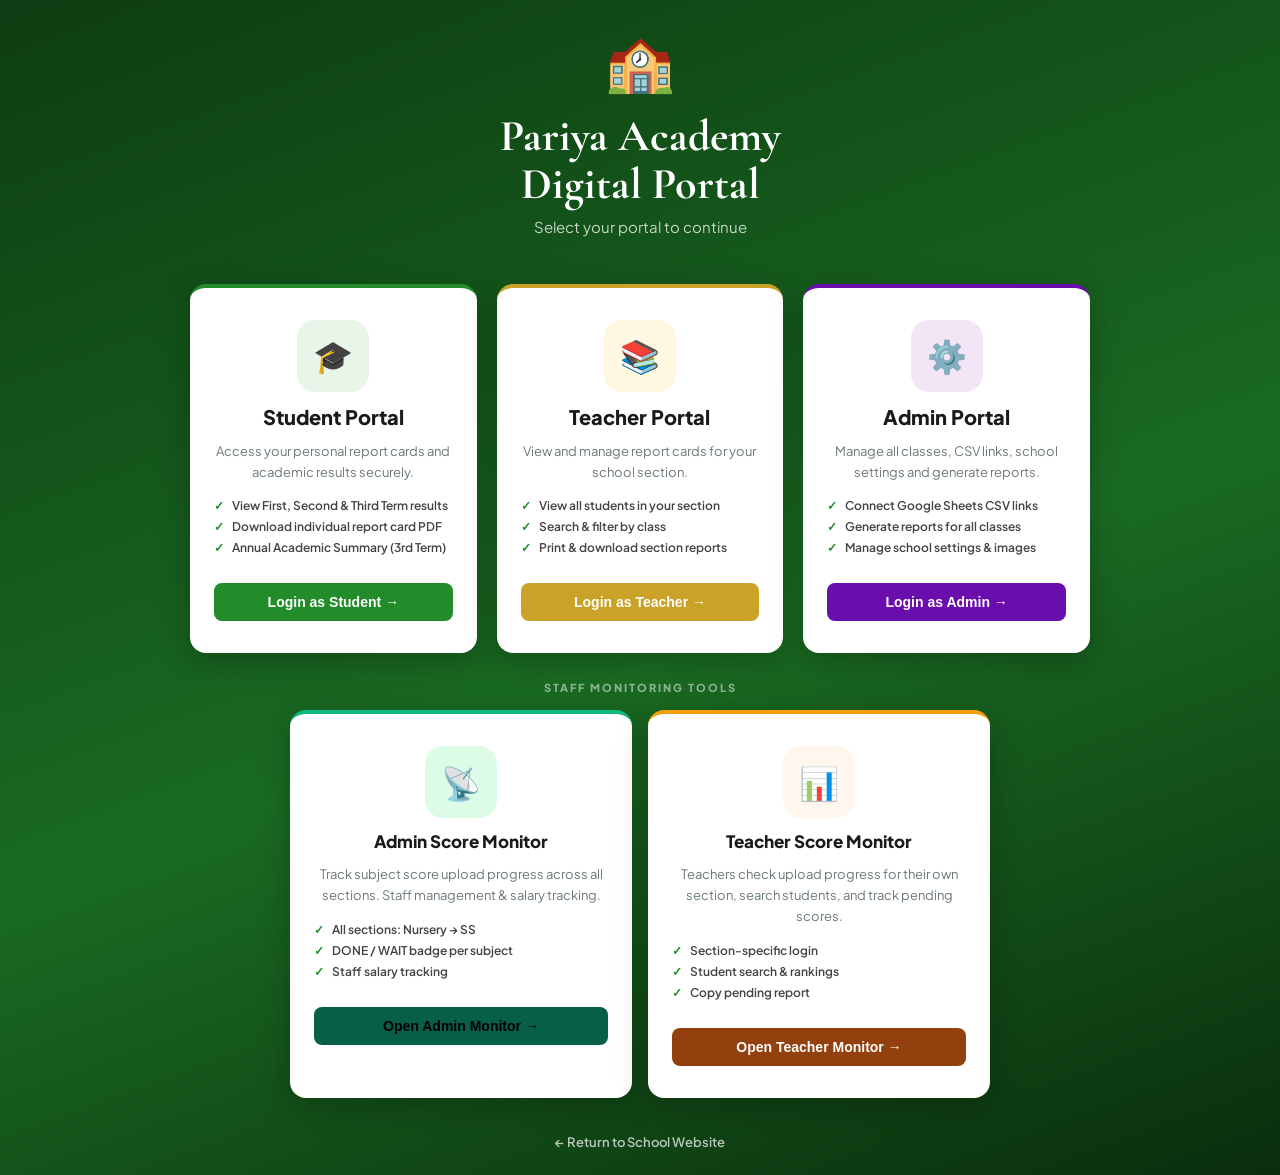
<file: login.html>
<!DOCTYPE html>
<html lang="en">
<head>
<meta charset="UTF-8">
<meta name="viewport" content="width=device-width, initial-scale=1.0">
<title>Portal Login — Pariya Academy</title>
<link rel="preconnect" href="https://fonts.googleapis.com">
<link href="https://fonts.googleapis.com/css2?family=Cormorant+Garamond:wght@600;700&family=Plus+Jakarta+Sans:wght@400;600;700;800;900&display=swap" rel="stylesheet">
<style>
*{box-sizing:border-box;margin:0;padding:0}
body{
  font-family:'Plus Jakarta Sans',sans-serif;
  min-height:100vh;
  background:linear-gradient(160deg,#0d3d12 0%,#1a6b22 55%,#0a2e0d 100%);
  display:flex;align-items:center;justify-content:center;padding:24px;
}
.hub{max-width:900px;width:100%}
.hub-header{text-align:center;margin-bottom:48px;color:#fff}
.hub-header .school-icon{font-size:56px;margin-bottom:16px}
.hub-header h1{font-family:'Cormorant Garamond',serif;font-size:clamp(28px,4vw,44px);font-weight:700;line-height:1.1;margin-bottom:8px}
.hub-header p{font-size:15px;opacity:0.75;font-weight:400}

.portal-grid{display:grid;grid-template-columns:repeat(3,1fr);gap:20px}
@media(max-width:700px){.portal-grid{grid-template-columns:1fr}}

.portal-card{
  background:#fff;border-radius:16px;padding:32px 24px;text-align:center;
  text-decoration:none;color:inherit;
  box-shadow:0 8px 32px rgba(0,0,0,0.25);
  transition:transform 0.25s, box-shadow 0.25s;
  display:flex;flex-direction:column;align-items:center;gap:12px;
  border-top:4px solid transparent;
}
.portal-card:hover{transform:translateY(-6px);box-shadow:0 16px 48px rgba(0,0,0,0.35)}
.portal-card.student{border-top-color:#228B2A}
.portal-card.teacher{border-top-color:#c9a227}
.portal-card.admin{border-top-color:#6A0DAD}

.portal-icon{
  width:72px;height:72px;border-radius:18px;
  display:flex;align-items:center;justify-content:center;font-size:32px;
}
.icon-student{background:#e8f5e9}
.icon-teacher{background:#fff8e1}
.icon-admin{background:#f3e5f5}

.portal-card h2{font-size:20px;font-weight:900;color:#1a1a1a}
.portal-card p{font-size:13px;color:#6b7a73;line-height:1.6}
.portal-card .features{display:flex;flex-direction:column;gap:6px;margin-top:4px;text-align:left;width:100%}
.portal-card .feat{display:flex;align-items:center;gap:8px;font-size:12px;color:#444;font-weight:600}
.portal-card .feat::before{content:'✓';color:#228B2A;font-weight:900;flex-shrink:0}

.portal-card .login-btn{
  margin-top:16px;width:100%;
  padding:11px;border-radius:8px;border:none;
  font-size:14px;font-weight:800;cursor:pointer;transition:opacity 0.2s;
}
.portal-card.student .login-btn{background:#228B2A;color:#fff}
.portal-card.teacher .login-btn{background:#c9a227;color:#fff}
.portal-card.admin   .login-btn{background:#6A0DAD;color:#fff}
.portal-card .login-btn:hover{opacity:0.9}

.hub-footer{text-align:center;margin-top:32px}
.hub-footer a{color:rgba(255,255,255,0.7);font-size:13px;text-decoration:none;font-weight:600}
.hub-footer a:hover{color:#fff}
</style>
</head>
<body>
<div class="hub">
  <div class="hub-header">
    <div class="school-icon">🏫</div>
    <h1>Pariya Academy<br>Digital Portal</h1>
    <p>Select your portal to continue</p>
  </div>

  <div class="portal-grid">

    <!-- Student -->
    <div class="portal-card student">
      <div class="portal-icon icon-student">🎓</div>
      <h2>Student Portal</h2>
      <p>Access your personal report cards and academic results securely.</p>
      <div class="features">
        <div class="feat">View First, Second & Third Term results</div>
        <div class="feat">Download individual report card PDF</div>
        <div class="feat">Annual Academic Summary (3rd Term)</div>
      </div>
      <button class="login-btn" onclick="window.location.href='student-login.html'">Login as Student →</button>
    </div>

    <!-- Teacher -->
    <div class="portal-card teacher">
      <div class="portal-icon icon-teacher">📚</div>
      <h2>Teacher Portal</h2>
      <p>View and manage report cards for your school section.</p>
      <div class="features">
        <div class="feat">View all students in your section</div>
        <div class="feat">Search & filter by class</div>
        <div class="feat">Print & download section reports</div>
      </div>
      <button class="login-btn" onclick="window.location.href='teacher-login.html'">Login as Teacher →</button>
    </div>

    <!-- Admin -->
    <div class="portal-card admin">
      <div class="portal-icon icon-admin">⚙️</div>
      <h2>Admin Portal</h2>
      <p>Manage all classes, CSV links, school settings and generate reports.</p>
      <div class="features">
        <div class="feat">Connect Google Sheets CSV links</div>
        <div class="feat">Generate reports for all classes</div>
        <div class="feat">Manage school settings & images</div>
      </div>
      <button class="login-btn" onclick="window.location.href='admin-login.html'">Login as Admin →</button>
    </div>
  </div>

  <!-- ── Monitor Tools Row ── -->
  <div style="margin-top:28px">
    <div style="text-align:center;color:rgba(255,255,255,0.5);font-size:11px;font-weight:800;letter-spacing:2px;text-transform:uppercase;margin-bottom:16px">Staff Monitoring Tools</div>
    <div style="display:grid;grid-template-columns:1fr 1fr;gap:16px;max-width:700px;margin:0 auto">

      <div class="portal-card" style="border-top-color:#10b981">
        <div class="portal-icon" style="background:#dcfce7">📡</div>
        <h2 style="font-size:17px">Admin Score Monitor</h2>
        <p>Track subject score upload progress across all sections. Staff management & salary tracking.</p>
        <div class="features">
          <div class="feat">All sections: Nursery → SS</div>
          <div class="feat">DONE / WAIT badge per subject</div>
          <div class="feat">Staff salary tracking</div>
        </div>
        <button class="login-btn" style="background:#065f46" onclick="window.location.href='admin-monitor.html'">Open Admin Monitor →</button>
      </div>

      <div class="portal-card" style="border-top-color:#f59e0b">
        <div class="portal-icon" style="background:#fff7ed">📊</div>
        <h2 style="font-size:17px">Teacher Score Monitor</h2>
        <p>Teachers check upload progress for their own section, search students, and track pending scores.</p>
        <div class="features">
          <div class="feat">Section-specific login</div>
          <div class="feat">Student search & rankings</div>
          <div class="feat">Copy pending report</div>
        </div>
        <button class="login-btn" style="background:#92400e;color:#fff" onclick="window.location.href='teacher-monitor.html'">Open Teacher Monitor →</button>
      </div>

    </div>
  </div>

  <div class="hub-footer">
    <a href="../index.html">← Return to School Website</a>
  </div>
</div>
</body>
</html>
</file>
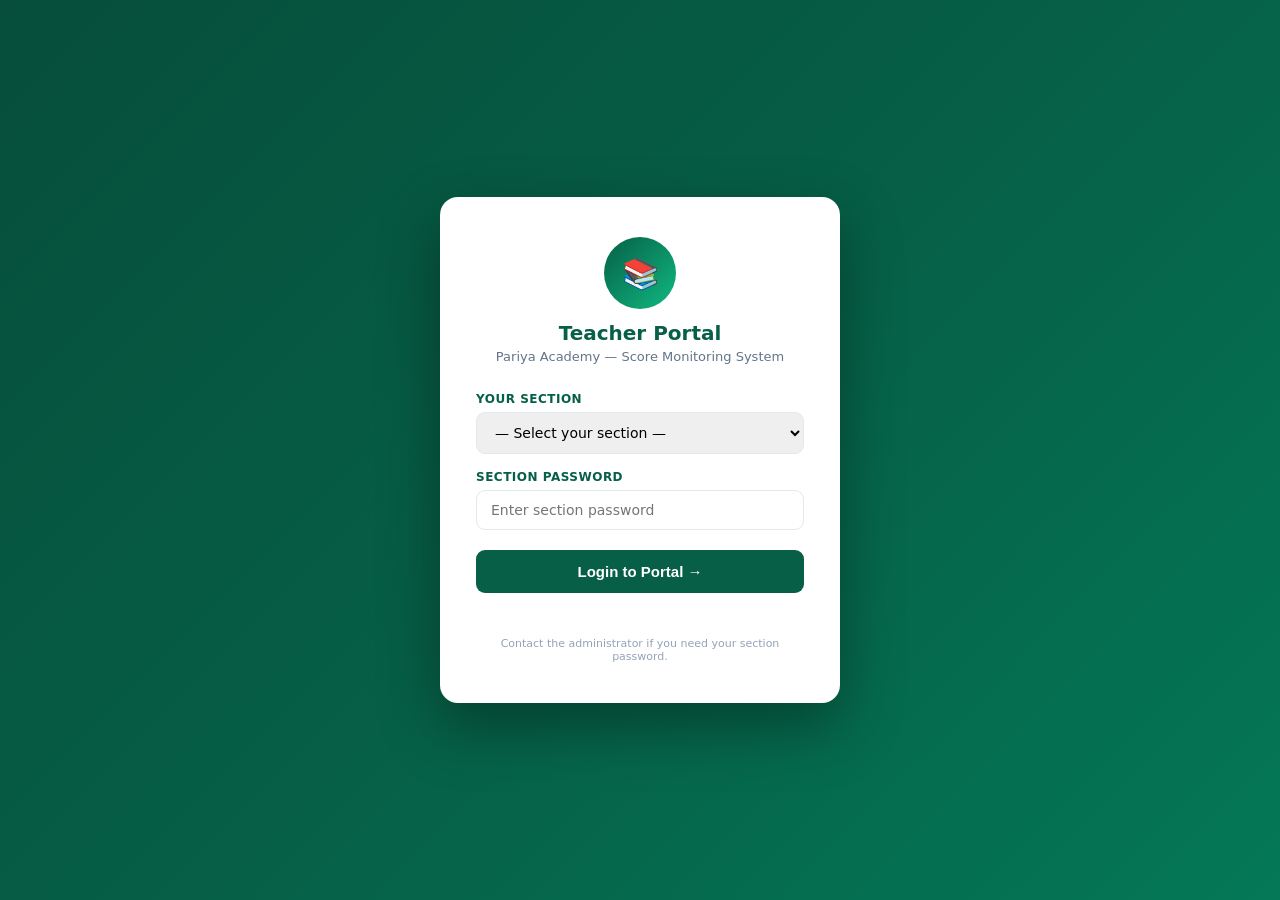
<file: teacher-monitor.html>
<!DOCTYPE html>
<html lang="en">
<head>
<meta charset="UTF-8">
<meta name="viewport" content="width=device-width, initial-scale=1.0">
<title>Pariya Academy | Teacher Portal</title>
<style>
/* ─── ROOT IDENTITY (same as Admin — preserved) ─── */
:root {
  --primary:   #065f46;
  --primary-l: #047857;
  --accent:    #10b981;
  --accent-l:  #34d399;
  --bg:        #f8fafc;
  --card:      #ffffff;
  --text:      #1e293b;
  --muted:     #64748b;
  --danger:    #ef4444;
  --danger-l:  #fca5a5;
  --warn:      #f59e0b;
  --warn-l:    #fde68a;
  --info:      #3b82f6;
  --border:    #e2e8f0;
  --sidebar-w: 230px;
}
*, *::before, *::after { box-sizing: border-box; margin: 0; padding: 0; }
body { font-family: 'Segoe UI', system-ui, sans-serif; background: var(--bg); color: var(--text); display: flex; min-height: 100vh; }

/* ─── LOGIN SCREEN ─── */
#login-screen {
  position: fixed; inset: 0; background: linear-gradient(135deg, #064e3b 0%, #065f46 50%, #047857 100%);
  display: flex; align-items: center; justify-content: center; z-index: 9999; padding: 20px;
}
.login-box {
  background: var(--card); border-radius: 18px; padding: 40px 36px;
  width: 100%; max-width: 400px;
  box-shadow: 0 24px 60px rgba(0,0,0,.35);
}
.login-logo { text-align: center; margin-bottom: 28px; }
.login-logo .logo-circle {
  width: 72px; height: 72px; border-radius: 50%;
  background: linear-gradient(135deg, var(--primary), var(--accent));
  display: flex; align-items: center; justify-content: center;
  font-size: 30px; color: #fff; margin: 0 auto 12px;
}
.login-logo h2 { font-size: 20px; font-weight: 900; color: var(--primary); }
.login-logo p  { font-size: 13px; color: var(--muted); margin-top: 4px; }
.login-field { margin-bottom: 16px; }
.login-field label { display: block; font-size: 12px; font-weight: 800; color: var(--primary); margin-bottom: 6px; text-transform: uppercase; letter-spacing: .5px; }
.login-field select,
.login-field input  { width: 100%; padding: 11px 14px; border: 1.5px solid var(--border); border-radius: 9px; font-size: 14px; font-family: inherit; outline: none; transition: border-color .2s; }
.login-field select:focus,
.login-field input:focus { border-color: var(--accent); }
.btn-login { width: 100%; padding: 13px; background: var(--primary); color: #fff; border: none; border-radius: 9px; font-size: 15px; font-weight: 800; cursor: pointer; transition: background .2s; margin-top: 4px; }
.btn-login:hover { background: var(--primary-l); }
#login-error { color: var(--danger); font-size: 12.5px; font-weight: 700; margin-top: 10px; text-align: center; min-height: 18px; }

/* ─── SIDEBAR ─── */
#sidebar {
  width: var(--sidebar-w); background: var(--primary); color: #fff;
  display: flex; flex-direction: column; flex-shrink: 0;
  position: fixed; top: 0; left: 0; height: 100vh; z-index: 200;
  transition: transform .3s;
}
.sidebar-brand {
  padding: 18px 14px 14px;
  border-bottom: 1px solid rgba(255,255,255,.12);
  display: flex; align-items: center; gap: 10px;
}
.sidebar-brand .logo-ring {
  width: 44px; height: 44px; border-radius: 50%;
  background: rgba(255,255,255,.12); border: 2px solid rgba(255,255,255,.25);
  display: flex; align-items: center; justify-content: center; font-size: 20px; flex-shrink: 0;
}
.brand-text h2  { font-size: 13px; font-weight: 900; line-height: 1.2; }
.brand-text p   { font-size: 10px; opacity: .6; margin-top: 1px; }
.section-banner {
  margin: 10px 12px; padding: 9px 12px; border-radius: 9px;
  background: rgba(255,255,255,.1); border: 1px solid rgba(255,255,255,.15);
  font-size: 11.5px; font-weight: 800;
}
.section-banner span { display: block; font-size: 10px; opacity: .6; font-weight: 600; margin-top: 2px; }

.nav-section { padding: 10px 0 4px 14px; font-size: 10px; font-weight: 800; letter-spacing: 1.5px; opacity: .5; text-transform: uppercase; }
.nav-item {
  display: flex; align-items: center; gap: 10px;
  padding: 10px 16px; font-size: 13px; font-weight: 600; cursor: pointer;
  border-left: 3px solid transparent; transition: all .2s; color: rgba(255,255,255,.8);
}
.nav-item:hover { background: rgba(255,255,255,.08); color: #fff; border-left-color: var(--accent); }
.nav-item.active { background: rgba(16,185,129,.2); color: #fff; border-left-color: var(--accent); font-weight: 800; }
.nav-item .ni { font-size: 15px; }
.nav-badge {
  margin-left: auto; background: var(--danger); color: #fff;
  font-size: 10px; font-weight: 800; padding: 1px 7px; border-radius: 10px;
}

.sidebar-footer { margin-top: auto; padding: 12px 14px; border-top: 1px solid rgba(255,255,255,.1); }
.logout-btn { width: 100%; padding: 8px; background: rgba(239,68,68,.2); border: 1px solid rgba(239,68,68,.4); color: #fff; border-radius: 7px; font-size: 12px; font-weight: 700; cursor: pointer; transition: background .2s; }
.logout-btn:hover { background: rgba(239,68,68,.35); }

/* ─── MAIN ─── */
#main { margin-left: var(--sidebar-w); flex: 1; display: flex; flex-direction: column; min-height: 100vh; }

/* ─── TOP BAR ─── */
#topbar {
  background: var(--card); border-bottom: 2px solid var(--border);
  padding: 0 22px; height: 60px;
  display: flex; align-items: center; justify-content: space-between;
  position: sticky; top: 0; z-index: 100;
  box-shadow: 0 2px 8px rgba(0,0,0,.05);
}
.topbar-title { font-size: 15px; font-weight: 800; color: var(--primary); }
.topbar-right { display: flex; align-items: center; gap: 10px; }
#sync-indicator { display: flex; align-items: center; gap: 6px; font-size: 12px; font-weight: 700; color: var(--muted); }
#sync-dot { width: 8px; height: 8px; border-radius: 50%; background: var(--accent); animation: pulse 2s infinite; }
@keyframes pulse { 0%,100%{opacity:1} 50%{opacity:.35} }
.hamburger { display: none; flex-direction: column; gap: 4px; cursor: pointer; padding: 4px; }
.hamburger span { width: 22px; height: 2px; background: var(--primary); border-radius: 2px; }

/* ─── CONTENT ─── */
#content { padding: 20px 22px; flex: 1; }
.page { display: none; }
.page.active { display: block; }
.page-section-title { font-size: 16px; font-weight: 900; color: var(--primary); margin-bottom: 14px; display: flex; align-items: center; gap: 8px; }

/* ─── STAT CARDS ─── */
.stats-row { display: grid; grid-template-columns: repeat(auto-fill, minmax(170px,1fr)); gap: 12px; margin-bottom: 20px; }
.stat-box {
  background: var(--card); padding: 16px; border-radius: 11px;
  border-top: 4px solid var(--accent);
  box-shadow: 0 2px 7px rgba(0,0,0,.05); position: relative; overflow: hidden;
}
.stat-box.danger { border-top-color: var(--danger); }
.stat-box.warn   { border-top-color: var(--warn); }
.stat-box.info   { border-top-color: var(--info); }
.stat-box.primary{ border-top-color: var(--primary); }
.stat-label { font-size: 10px; color: var(--muted); font-weight: 800; text-transform: uppercase; letter-spacing: .5px; }
.stat-value { font-size: 24px; font-weight: 900; color: var(--text); margin-top: 5px; line-height: 1; }
.stat-sub   { font-size: 11px; color: var(--muted); margin-top: 4px; font-weight: 600; }
.stat-icon  { position: absolute; right: 12px; top: 12px; font-size: 26px; opacity: .1; }

/* ─── BTNs ─── */
.btn { padding: 9px 15px; border-radius: 8px; border: none; cursor: pointer; font-weight: 700; font-size: 13px; transition: all .2s; display: inline-flex; align-items: center; gap: 6px; }
.btn:active { transform: scale(.97); }
.btn-primary { background: var(--primary); color: #fff; }
.btn-primary:hover { background: var(--primary-l); }
.btn-accent  { background: var(--accent); color: #fff; }
.btn-warn    { background: var(--warn); color: #000; }
.btn-back    { background: #64748b; color: #fff; }
.btn-back:hover { background: #475569; }
.btn-sm { padding: 5px 11px; font-size: 11.5px; }
.btn-ghost { background: transparent; border: 1.5px solid var(--primary); color: var(--primary); }
.btn-ghost:hover { background: var(--primary); color: #fff; }

/* ─── STATUS BAR ─── */
.status-bar {
  background: var(--card); padding: 11px 16px; border-radius: 10px; margin-bottom: 16px;
  display: flex; justify-content: space-between; align-items: center; flex-wrap: wrap; gap: 8px;
  box-shadow: 0 2px 5px rgba(0,0,0,.05);
}

/* ─── CLASS GRID ─── */
.class-grid { display: grid; grid-template-columns: repeat(auto-fill, minmax(250px,1fr)); gap: 14px; }
.class-card {
  background: var(--card); padding: 18px; border-radius: 13px;
  border-left: 6px solid var(--primary); cursor: pointer;
  box-shadow: 0 3px 8px rgba(0,0,0,.06); transition: all .25s; position: relative;
}
.class-card:hover { transform: translateY(-4px); box-shadow: 0 8px 20px rgba(0,0,0,.1); }
.class-card h3 { font-size: 15px; font-weight: 800; color: var(--primary); margin-bottom: 6px; }
.pct-row { display: flex; align-items: center; gap: 8px; margin: 8px 0 5px; }
.pct-bar  { flex: 1; height: 7px; background: var(--border); border-radius: 4px; overflow: hidden; }
.pct-fill { height: 100%; border-radius: 4px; transition: width .4s; }
.pct-text { font-size: 13px; font-weight: 800; }
.card-footer-row { display: flex; justify-content: space-between; font-size: 11.5px; font-weight: 700; color: var(--muted); }

/* ─── DETAIL VIEW ─── */
.detail-header {
  display: flex; justify-content: space-between; align-items: center;
  margin-bottom: 18px; flex-wrap: wrap; gap: 10px;
  background: var(--card); padding: 14px 18px; border-radius: 12px;
  box-shadow: 0 2px 7px rgba(0,0,0,.06);
}
.detail-header h2 { font-size: 17px; font-weight: 900; color: var(--primary); }
.detail-header-btns { display: flex; gap: 8px; flex-wrap: wrap; }
.detail-stat-row { display: flex; gap: 10px; margin-bottom: 14px; flex-wrap: wrap; }
.d-stat { background: var(--card); border-radius: 10px; padding: 12px 15px; flex: 1; min-width: 100px;
  box-shadow: 0 2px 6px rgba(0,0,0,.05); border-top: 3px solid var(--accent); }
.d-stat .dv { font-size: 22px; font-weight: 900; }
.d-stat .dl { font-size: 10px; color: var(--muted); font-weight: 700; text-transform: uppercase; }

.subject-table-wrap { background: var(--card); border-radius: 12px; box-shadow: 0 2px 8px rgba(0,0,0,.06); overflow: hidden; }
table.sub-table { width: 100%; border-collapse: collapse; min-width: 520px; }
.sub-table th { background: var(--primary); color: #fff; padding: 10px 13px; font-size: 11px; text-transform: uppercase; letter-spacing: .5px; }
.sub-table td { padding: 10px 13px; border-bottom: 1px solid var(--border); font-size: 13px; text-align: center; }
.sub-table td:nth-child(2) { text-align: left; font-weight: 700; }
.sub-table tbody tr:hover td { background: #f8fafc; }

/* ─── BADGES ─── */
.badge { padding: 4px 9px; border-radius: 5px; font-size: 10px; font-weight: 800; display: inline-block; }
.badge.done { background: #dcfce7; color: #166534; }
.badge.wait { background: #fee2e2; color: #991b1b; }

/* ─── SEARCH BAR ─── */
.search-bar { display: flex; gap: 8px; flex-wrap: wrap; margin-bottom: 14px; }
.search-bar input, .search-bar select {
  padding: 9px 13px; border: 1.5px solid var(--border); border-radius: 8px;
  font-size: 13px; outline: none; font-family: inherit; background: var(--card);
}
.search-bar input:focus, .search-bar select:focus { border-color: var(--accent); }
.search-bar input { flex: 1; min-width: 180px; }

/* ─── STUDENT ROWS ─── */
.student-list { display: flex; flex-direction: column; gap: 7px; }
.student-row {
  background: var(--card); border-radius: 10px; padding: 13px 16px;
  display: flex; align-items: center; justify-content: space-between; gap: 10px;
  border: 1px solid var(--border); transition: box-shadow .2s; flex-wrap: wrap;
  box-shadow: 0 1px 4px rgba(0,0,0,.04);
}
.student-row:hover { box-shadow: 0 4px 14px rgba(0,0,0,.08); }
.student-info h4 { font-size: 14px; font-weight: 800; }
.student-info p  { font-size: 11.5px; color: var(--muted); font-weight: 600; margin-top: 2px; }
.student-stats   { display: flex; gap: 14px; flex-wrap: wrap; }
.s-stat .sv { font-size: 16px; font-weight: 900; color: var(--primary); }
.s-stat .sl { font-size: 10px; color: var(--muted); font-weight: 700; text-transform: uppercase; }

/* ─── PENDING ─── */
.pending-list { display: flex; flex-direction: column; gap: 8px; }
.pending-item {
  background: var(--card); border-radius: 10px; padding: 14px 16px;
  border-left: 5px solid var(--danger); box-shadow: 0 2px 6px rgba(0,0,0,.05);
  display: flex; justify-content: space-between; align-items: flex-start; gap: 10px; flex-wrap: wrap;
}
.pending-item h4 { font-size: 14px; font-weight: 800; }
.pending-item p  { font-size: 12px; color: var(--muted); margin-top: 2px; }
.ptag { padding: 2px 8px; border-radius: 6px; background: #fee2e2; color: #991b1b; font-size: 11px; font-weight: 700; display: inline-block; margin: 2px 2px 0 0; }

/* ─── ALERTS ─── */
.alert { padding: 12px 15px; border-radius: 8px; font-weight: 600; font-size: 13px; margin-bottom: 14px; }
.alert-warn { background: #fff7ed; border: 1px solid var(--warn-l); color: #92400e; }
.alert-info { background: #eff6ff; border: 1px solid #bfdbfe; color: #1e40af; }
.alert-success { background: #f0fdf4; border: 1px solid #86efac; color: #166534; }

/* ─── LOADER ─── */
#loader { display: none; text-align: center; padding: 24px; font-weight: 700; color: var(--primary); }
.loader-bar { height: 4px; background: var(--border); border-radius: 2px; overflow: hidden; margin: 8px auto; max-width: 260px; }
.loader-fill { height: 100%; background: var(--accent); border-radius: 2px; animation: lbar 1.3s ease-in-out infinite; }
@keyframes lbar { 0%{width:0;margin-left:0} 50%{width:55%;margin-left:20%} 100%{width:0;margin-left:100%} }

/* ─── EMPTY STATE ─── */
.empty-state { text-align: center; padding: 48px 20px; }
.empty-state .ei { font-size: 48px; margin-bottom: 12px; }
.empty-state h3 { font-size: 17px; font-weight: 800; color: #444; }
.empty-state p  { font-size: 13px; color: var(--muted); margin-top: 6px; }

/* ─── FOOTER ─── */
#main-footer { text-align: center; padding: 22px; color: var(--muted); font-size: 12px; font-weight: 600; border-top: 1px solid var(--border); background: var(--card); }

/* ─── CHIP ─── */
.chip { padding: 3px 9px; border-radius: 12px; font-size: 11px; font-weight: 700; display: inline-block; }
.chip-nursery { background: #fee2e2; color: #991b1b; }
.chip-primary { background: #dcfce7; color: #166534; }
.chip-jss     { background: #ede9fe; color: #5b21b6; }
.chip-ss      { background: #dbeafe; color: #1e40af; }

/* ─── RESPONSIVE ─── */
@media (max-width: 768px) {
  #sidebar { transform: translateX(-100%); }
  #sidebar.open { transform: translateX(0); }
  #main { margin-left: 0; }
  .hamburger { display: flex; }
  .stats-row { grid-template-columns: 1fr 1fr; }
}
@media (max-width: 480px) {
  .stats-row { grid-template-columns: 1fr; }
  #content { padding: 14px; }
  .login-box { padding: 28px 20px; }
}
</style>
</head>
<body>

<!-- ════════════════════════════════════════
     LOGIN SCREEN
════════════════════════════════════════ -->
<div id="login-screen">
  <div class="login-box">
    <div class="login-logo">
      <div class="logo-circle">📚</div>
      <h2>Teacher Portal</h2>
      <p>Pariya Academy — Score Monitoring System</p>
    </div>
    <div class="login-field">
      <label>Your Section</label>
      <select id="login-section">
        <option value="">— Select your section —</option>
        <option value="nursery">🌸 Nursery Section</option>
        <option value="primary">📗 Primary Section</option>
        <option value="jss">🔬 Junior Secondary (JSS)</option>
        <option value="ss">🎓 Senior Secondary (SS)</option>
      </select>
    </div>
    <div class="login-field">
      <label>Section Password</label>
      <input type="password" id="login-password" placeholder="Enter section password" onkeydown="if(event.key==='Enter') doLogin()">
    </div>
    <button class="btn-login" onclick="doLogin()">Login to Portal →</button>
    <div id="login-error"></div>
    <div style="text-align:center;margin-top:16px;font-size:11px;color:#94a3b8">
      Contact the administrator if you need your section password.
    </div>
  </div>
</div>

<!-- ════════════════════════════════════════
     SIDEBAR
════════════════════════════════════════ -->
<nav id="sidebar">
  <div class="sidebar-brand">
    <div class="logo-ring">📚</div>
    <div class="brand-text">
      <h2>Pariya Academy</h2>
      <p>Teacher Portal</p>
    </div>
  </div>
  <div class="section-banner" id="section-banner">
    Loading…<span>Your section</span>
  </div>

  <div class="nav-section">Navigation</div>
  <div class="nav-item active" onclick="showPage('pg-overview')"><span class="ni">📊</span> My Dashboard</div>
  <div class="nav-item" onclick="showPage('pg-monitor')"><span class="ni">📡</span> Score Monitor <span class="nav-badge" id="pending-badge" style="display:none">!</span></div>
  <div class="nav-item" onclick="showPage('pg-students')"><span class="ni">👩‍🎓</span> Student Search</div>
  <div class="nav-item" onclick="showPage('pg-pending')"><span class="ni">⚠️</span> Pending Uploads</div>
  <div class="nav-item" onclick="showPage('pg-settings')"><span class="ni">⚙️</span> CSV Settings</div>

  <div class="sidebar-footer">
    <button class="logout-btn" onclick="doLogout()">🚪 Logout</button>
    <div style="margin-top:10px;display:flex;flex-direction:column;gap:4px">
      <a href="teacher-login.html" style="color:rgba(255,255,255,0.6);font-size:11px;font-weight:700;text-decoration:none;display:flex;align-items:center;gap:6px">📚 Report Card Portal</a>
      <a href="../index.html" style="color:rgba(255,255,255,0.6);font-size:11px;font-weight:700;text-decoration:none;display:flex;align-items:center;gap:6px">🏫 School Website</a>
    </div>
  </div>
</nav>

<!-- ════════════════════════════════════════
     MAIN
════════════════════════════════════════ -->
<div id="main">
  <!-- TOP BAR -->
  <div id="topbar">
    <div style="display:flex;align-items:center;gap:12px">
      <div class="hamburger" onclick="toggleSidebar()"><span></span><span></span><span></span></div>
      <div class="topbar-title" id="page-title">My Dashboard</div>
    </div>
    <div class="topbar-right">
      <div id="sync-indicator"><div id="sync-dot"></div><span id="sync-text">Ready</span></div>
      <button class="btn btn-primary btn-sm" onclick="syncMySection()">↻ Sync</button>
    </div>
  </div>

  <!-- CONTENT -->
  <div id="content">

    <!-- ──────── OVERVIEW ──────── -->
    <div class="page active" id="pg-overview">

      <div class="stats-row" id="overview-stats">
        <div class="stat-box"><span class="stat-icon">📋</span><div class="stat-label">My Classes</div><div class="stat-value" id="ov-classes">—</div></div>
        <div class="stat-box primary"><span class="stat-icon">✅</span><div class="stat-label">Avg Completion</div><div class="stat-value" id="ov-avg">—</div></div>
        <div class="stat-box danger"><span class="stat-icon">⏳</span><div class="stat-label">Pending Fields</div><div class="stat-value" id="ov-pending">—</div></div>
        <div class="stat-box warn"><span class="stat-icon">🏆</span><div class="stat-label">Best Class</div><div class="stat-value" id="ov-best" style="font-size:16px">—</div></div>
        <div class="stat-box info"><span class="stat-icon">🎯</span><div class="stat-label">Total Subjects</div><div class="stat-value" id="ov-subs">—</div></div>
      </div>

      <div id="loader"><div>📡 Fetching your class data…</div><div class="loader-bar"><div class="loader-fill"></div></div></div>

      <div class="status-bar">
        <span id="sync-text-main" style="font-weight:700;font-size:13px;color:var(--muted)">Ready — click Sync to load data</span>
        <div style="display:flex;gap:8px;flex-wrap:wrap">
          <button class="btn btn-primary" onclick="syncMySection()">↻ Sync My Classes</button>
          <button class="btn btn-warn" onclick="copyAllPending()">📋 Copy Pending Report</button>
        </div>
      </div>

      <div class="page-section-title" style="margin-top:4px">📋 My Assigned Classes</div>
      <div class="class-grid" id="overview-grid"></div>
    </div>

    <!-- ──────── DETAIL (shared) ──────── -->
    <div class="page" id="pg-detail">
      <div class="detail-header">
        <button class="btn btn-back" onclick="backFromDetail()">← Back</button>
        <h2 id="detail-class-title">Class Detail</h2>
        <div class="detail-header-btns">
          <button class="btn btn-warn" id="detail-copy-btn">📋 Copy Pending</button>
          <button class="btn btn-accent" onclick="resyncDetail()">↻ Re-Sync</button>
        </div>
      </div>
      <div class="detail-stat-row" id="detail-stat-row"></div>
      <div class="subject-table-wrap">
        <div style="overflow-x:auto">
          <table class="sub-table">
            <thead><tr>
              <th>S/N</th>
              <th style="text-align:left">Subject</th>
              <th>1st CA</th>
              <th>2nd CA</th>
              <th>3rd CA</th>
              <th>Exam</th>
              <th>Status</th>
            </tr></thead>
            <tbody id="detail-tbody"></tbody>
          </table>
        </div>
      </div>
    </div>

    <!-- ──────── SCORE MONITOR ──────── -->
    <div class="page" id="pg-monitor">
      <div class="page-section-title" id="monitor-title">📡 Score Monitor</div>
      <div class="stats-row" id="monitor-stats"></div>
      <div class="status-bar">
        <span style="font-weight:700;font-size:13px;color:var(--muted)" id="monitor-status">—</span>
        <button class="btn btn-primary" onclick="syncMySection()">↻ Sync</button>
      </div>
      <div class="class-grid" id="monitor-grid"></div>
    </div>

    <!-- ──────── STUDENT SEARCH ──────── -->
    <div class="page" id="pg-students">
      <div class="page-section-title">👩‍🎓 Student Search</div>
      <div class="alert alert-info">Search is based on uploaded CSV data. Sync first to get the latest student list.</div>

      <div class="search-bar">
        <input type="text" id="student-search" placeholder="🔍 Search by student name or admission no…" oninput="filterStudents()">
        <select id="student-class-filter" onchange="filterStudents()">
          <option value="">All Classes</option>
        </select>
        <select id="student-sort" onchange="filterStudents()">
          <option value="name">Sort: Name A–Z</option>
          <option value="avg-desc">Sort: Best Average</option>
          <option value="avg-asc">Sort: Lowest Average</option>
          <option value="pos">Sort: By Position</option>
        </select>
      </div>

      <div class="stats-row" style="margin-bottom:14px" id="student-stats-row"></div>

      <div id="student-empty" class="empty-state">
        <div class="ei">👩‍🎓</div>
        <h3>No Student Data Yet</h3>
        <p>Sync your classes first to load student records.</p>
      </div>
      <div class="student-list" id="student-list"></div>
    </div>

    <!-- ──────── PENDING UPLOADS ──────── -->
    <div class="page" id="pg-pending">
      <div class="page-section-title">⚠️ Pending Upload Alerts</div>
      <div class="alert alert-warn">Subjects with missing scores. Sync first for the latest status.</div>
      <div class="status-bar">
        <span id="pending-summary-text" style="font-weight:700;font-size:13px;color:var(--muted)">—</span>
        <button class="btn btn-warn" onclick="copyAllPending()">📋 Copy to Clipboard</button>
      </div>
      <div class="pending-list" id="pending-list"></div>
    </div>

    <!-- ──────── SETTINGS ──────── -->
    <div class="page" id="pg-settings">
      <div class="page-section-title">⚙️ CSV Link Settings</div>
      <div class="alert alert-info">Paste the published Google Sheets CSV links for your classes. Changes are saved locally in your browser.</div>
      <div id="settings-form"></div>
      <div style="margin-top:14px;display:flex;gap:8px;flex-wrap:wrap">
        <button class="btn btn-primary" onclick="saveSettings()">💾 Save Settings</button>
        <button class="btn btn-back" onclick="resetSettings()">↺ Reset to Defaults</button>
      </div>
      <div id="settings-msg" style="margin-top:10px"></div>
    </div>

  </div><!-- /content -->

  <footer id="main-footer">Copyright ©️ Arabo Modibbo, 2026 &nbsp;·&nbsp; Pariya Academy — Teacher Portal</footer>
</div>

<script>
/* ════════════════════════════════════════════════════════
   AUTH
════════════════════════════════════════════════════════ */
const SECTION_PASSWORDS = {
  nursery: "Nursery@2025",
  primary: "Primary@2025",
  jss:     "JSS@2025",
  ss:      "SS@2025"
};

const SECTION_META = {
  nursery: { label:"Nursery",  icon:"🌸", chip:"chip-nursery" },
  primary: { label:"Primary",  icon:"📗", chip:"chip-primary" },
  jss:     { label:"JSS",      icon:"🔬", chip:"chip-jss"     },
  ss:      { label:"SS",       icon:"🎓", chip:"chip-ss"      }
};

let SESSION = null; // { section }

function doLogin() {
  const section  = document.getElementById('login-section').value;
  const password = document.getElementById('login-password').value.trim();
  const errEl    = document.getElementById('login-error');
  errEl.textContent = '';
  if (!section)  { errEl.textContent = 'Please select your section.'; return; }
  if (!password) { errEl.textContent = 'Please enter the section password.'; return; }
  if (SECTION_PASSWORDS[section] !== password) {
    errEl.textContent = '❌ Incorrect password. Contact the administrator.'; return;
  }
  SESSION = { section };
  try { sessionStorage.setItem('pa_teacher_session', JSON.stringify(SESSION)); } catch(e) {}
  startPortal();
}

function doLogout() {
  SESSION = null;
  try { sessionStorage.removeItem('pa_teacher_session'); } catch(e) {}
  document.getElementById('login-screen').style.display = 'flex';
  document.getElementById('main').style.display = 'none';
  document.getElementById('sidebar').classList.remove('open');
  document.getElementById('login-password').value = '';
  document.getElementById('login-error').textContent = '';
}

function restoreSession() {
  try {
    const s = sessionStorage.getItem('pa_teacher_session');
    if (s) { SESSION = JSON.parse(s); return true; }
  } catch(e) {}
  return false;
}

/* ════════════════════════════════════════════════════════
   CONFIGURATION
════════════════════════════════════════════════════════ */
const DEFAULT_CONFIG = {
  /* ─ NURSERY ─ */
  "Nursery 1": { section:"nursery", url:"" },
  "Nursery 2": { section:"nursery", url:"" },
  /* ─ PRIMARY ─ */
  "Primary 1": { section:"primary", url:"" },
  "Primary 2": { section:"primary", url:"" },
  "Primary 3": { section:"primary", url:"" },
  "Primary 4": { section:"primary", url:"" },
  "Primary 5": { section:"primary", url:"" },
  /* ─ JSS (original links preserved) ─ */
  "JSS 1": { section:"jss", url:"https://docs.google.com/spreadsheets/d/e/2PACX-1vRAI5mD_lEIpq81Kk89kghO1SQciunctORaOEdEpkgmURxmEawlVRTl1HT-0-pkKA/pub?gid=621314920&single=true&output=csv" },
  "JSS 2": { section:"jss", url:"https://docs.google.com/spreadsheets/d/e/2PACX-1vR7KCoen0Wu3Pc5gxNVGF1abBYAL78QHbaBGd8Cp5Efh4YhkJ5h17E0yLtL1wn_SQ/pub?gid=38773167&single=true&output=csv" },
  "JSS 3": { section:"jss", url:"https://docs.google.com/spreadsheets/d/e/2PACX-1vSaVVQc45bP_F9Fv1MTpfhBmhQabJNcPDQJdkaQ9lWap49LJiMKQiyTH8qQkxyHJQ/pub?gid=525850641&single=true&output=csv" },
  /* ─ SS (original links preserved) ─ */
  "SS 1": { section:"ss", url:"https://docs.google.com/spreadsheets/d/e/2PACX-1vSuY_EWcMq382XJYjaHBEHnWYY00oVrC9kkIVMOozvT9HJRJklAINFB7YKGmH2m5w/pub?gid=621314920&single=true&output=csv" },
  "SS 2": { section:"ss", url:"https://docs.google.com/spreadsheets/d/e/2PACX-1vS-1vGM1J8MCpNuU9m9AqD34MD3mgsGizW6BoWVXJkVvXbMYNDQuhzPhZKIp6LF_Q/pub?gid=621314920&single=true&output=csv" },
  "SS 3": { section:"ss", url:"https://docs.google.com/spreadsheets/d/e/2PACX-1vQ6u8PKfOtL8iCmpUbwUleRp6zruqMqud1GhTxZtKr3uDTse2TJl0xoHklC-mlhkg/pub?gid=621314920&single=true&output=csv" }
};

function getSavedConfig() {
  try { const s = localStorage.getItem('pa_teacher_cfg'); return s ? JSON.parse(s) : null; } catch(e) { return null; }
}
function persistConfig(cfg) {
  try { localStorage.setItem('pa_teacher_cfg', JSON.stringify(cfg)); } catch(e) {}
}

let CONFIG = Object.assign({}, DEFAULT_CONFIG, getSavedConfig() || {});
let MASTER_DATA   = {};
let ALL_STUDENTS  = [];
let _detailClass  = null;
let _detailFrom   = 'pg-overview';

/* ════════════════════════════════════════════════════════
   SECTION FILTER — only show classes for logged-in section
════════════════════════════════════════════════════════ */
function mySectionClasses() {
  if (!SESSION) return {};
  const result = {};
  for (const [name, meta] of Object.entries(CONFIG)) {
    if (meta.section === SESSION.section) result[name] = meta;
  }
  return result;
}

/* ════════════════════════════════════════════════════════
   START PORTAL
════════════════════════════════════════════════════════ */
function startPortal() {
  document.getElementById('login-screen').style.display = 'none';
  document.getElementById('main').style.display = 'flex';
  document.getElementById('sidebar').style.display = 'flex';
  const m = SECTION_META[SESSION.section];
  document.getElementById('section-banner').innerHTML = `${m.icon} ${m.label} Section<span>Your assigned classes</span>`;
  renderSettingsForm();
  syncMySection();
}

/* ════════════════════════════════════════════════════════
   NAVIGATION
════════════════════════════════════════════════════════ */
const PAGE_TITLES = {
  'pg-overview':'My Dashboard','pg-detail':'Class Detail',
  'pg-monitor':'Score Monitor','pg-students':'Student Search',
  'pg-pending':'Pending Uploads','pg-settings':'CSV Settings'
};
function showPage(id) {
  document.querySelectorAll('.page').forEach(p => p.classList.remove('active'));
  document.getElementById(id).classList.add('active');
  document.querySelectorAll('.nav-item').forEach(n => n.classList.remove('active'));
  const t = document.querySelector(`.nav-item[onclick*="${id}"]`);
  if (t) t.classList.add('active');
  document.getElementById('page-title').textContent = PAGE_TITLES[id] || '';
  if (id === 'pg-pending')  renderPendingAlerts();
  if (id === 'pg-monitor')  renderMonitorPage();
  if (id === 'pg-students') renderStudentPage();
  if (id === 'pg-settings') renderSettingsForm();
  closeSidebar();
}
function toggleSidebar() { document.getElementById('sidebar').classList.toggle('open'); }
function closeSidebar()   { document.getElementById('sidebar').classList.remove('open'); }

/* ════════════════════════════════════════════════════════
   CSV PARSING — exact same logic as original
════════════════════════════════════════════════════════ */

/* ── Score column helpers (fixed for actual Google Sheet structure) ── */
function isScoreCol(h) {
  return /\s?_CA[123]$/.test(h) || /\s?_Exams$/.test(h);
}
function extractSubjectName(h) {
  return h.replace(/\s?_CA[123]$/, '').replace(/\s?_Exams$/, '').trim();
}
function getScoreType(h) {
  if (/_CA1$/.test(h)) return 'CA1';
  if (/_CA2$/.test(h)) return 'CA2';
  if (/_CA3$/.test(h)) return 'CA3';
  if (/_Exams$/.test(h)) return 'Exams';
  return '';
}
function splitCsvLine(line) {
  const result = []; let cur = '', inQ = false;
  for (let i = 0; i < line.length; i++) {
    const ch = line[i];
    if (ch === '"') { inQ = !inQ; }
    else if (ch === ',' && !inQ) { result.push(cur); cur = ''; }
    else cur += ch;
  }
  result.push(cur);
  return result;
}

async function fetchAndParse(name, url) {
  if (!url) return { total:0, done:0, subjects:{}, students:[], error:'No CSV link set' };
  try {
    const sep = url.includes('?') ? '&' : '?';
    const resp = await fetch(url + sep + 't=' + Date.now());
    const csv  = await resp.text();
    const rawLines = csv.split(/\r?\n/).filter(l => l.trim());
    const headers  = splitCsvLine(rawLines[0]).map(h => h.trim().replace(/^"|"$/g,''));
    const dataRows = rawLines.slice(1).map(l => splitCsvLine(l));

    const subjects = {};
    let total = 0, done = 0;

    headers.forEach((header, idx) => {
      if (!isScoreCol(header)) return;
      const sName     = extractSubjectName(header);
      const scoreType = getScoreType(header);
      if (!scoreType) return;
      if (!subjects[sName]) subjects[sName] = { CA1:null, CA2:null, CA3:null, Exams:null };
      let filled = false;
      for (let r = 0; r < dataRows.length; r++) {
        const val = (dataRows[r][idx] || '').trim().replace(/^"|"$/g,'');
        if (val && val !== '0' && val !== '-') { filled = true; break; }
      }
      subjects[sName][scoreType] = filled;
      total++; if (filled) done++;
    });

    // Build student list for search
    const nameIdx = headers.findIndex(h => h.toLowerCase() === 'name');
    const admIdx  = headers.findIndex(h => h.toLowerCase() === 'admission no');
    const students = dataRows.map((row, ri) => {
      const nameVal = nameIdx >= 0 ? (row[nameIdx]||'').replace(/^"|"$/g,'').trim() : '';
      if (!nameVal) return null;
      let totalScore = 0, subCount = 0;
      headers.forEach((h, i) => {
        if (!isScoreCol(h)) return;
        const v = parseFloat((row[i]||'').trim()) || 0;
        if (v > 0) { totalScore += v; subCount++; }
      });
      return {
        _name: nameVal,
        _adm:  admIdx >= 0 ? (row[admIdx]||'').replace(/^"|"$/g,'').trim() : '—',
        _class: name,
        _total: totalScore.toFixed(0),
        _avg:   subCount > 0 ? (totalScore / subCount).toFixed(1) : '0.0',
        _pos:   null
      };
    }).filter(Boolean);

    students.sort((a,b) => parseFloat(b._avg) - parseFloat(a._avg));
    let lastAvg = null, lastPos = 0;
    students.forEach((s,i) => {
      if (s._avg !== lastAvg) { lastPos = i+1; lastAvg = s._avg; }
      s._pos = lastPos;
    });

    return { total, done, subjects, students };
  } catch(err) {
    return { total:0, done:0, subjects:{}, students:[], error: err.message };
  }
}


/* ════════════════════════════════════════════════════════
   SYNC
════════════════════════════════════════════════════════ */
async function syncMySection() {
  const loader = document.getElementById('loader');
  loader.style.display = 'block';
  setSyncText('Syncing…');
  ALL_STUDENTS = [];

  for (const [name, meta] of Object.entries(mySectionClasses())) {
    const result = await fetchAndParse(name, meta.url);
    MASTER_DATA[name] = { ...result, section: SESSION.section };
    ALL_STUDENTS.push(...(result.students || []).map(s => ({ ...s, _class: name })));
  }

  loader.style.display = 'none';
  setSyncText('Last Sync: ' + new Date().toLocaleTimeString());
  renderOverview();
  updatePendingBadge();
}

async function resyncDetail() {
  if (!_detailClass) return;
  setSyncText('Syncing ' + _detailClass + '…');
  const meta = CONFIG[_detailClass];
  if (meta) {
    const result = await fetchAndParse(_detailClass, meta.url);
    MASTER_DATA[_detailClass] = { ...result, section: SESSION.section };
  }
  setSyncText('Last Sync: ' + new Date().toLocaleTimeString());
  renderDetailView(_detailClass);
}

function setSyncText(t) {
  document.getElementById('sync-text').textContent = t;
  document.getElementById('sync-text-main').textContent = t;
}

/* ════════════════════════════════════════════════════════
   RENDER — OVERVIEW
════════════════════════════════════════════════════════ */
function renderOverview() {
  const entries = Object.entries(MASTER_DATA).filter(([,d]) => d.section === SESSION.section);
  if (!entries.length) {
    document.getElementById('overview-grid').innerHTML = `
      <div class="empty-state" style="grid-column:1/-1">
        <div class="ei">📭</div><h3>No Data Yet</h3>
        <p>Set CSV links in Settings, then click Sync.</p>
      </div>`;
    return;
  }
  let totalPct = 0, totalPending = 0, totalSubs = 0;
  let best = { name:'—', pct:-1 };
  entries.forEach(([name, d]) => {
    const pct = d.total > 0 ? Math.round(d.done / d.total * 100) : 0;
    totalPct += pct; totalPending += (d.total - d.done); totalSubs += Object.keys(d.subjects).length;
    if (pct > best.pct) best = { name, pct };
  });
  setText('ov-classes',  entries.length);
  setText('ov-avg',      Math.round(totalPct / entries.length) + '%');
  setText('ov-pending',  totalPending);
  setText('ov-best',     best.name);
  setText('ov-subs',     totalSubs);

  const grid = document.getElementById('overview-grid');
  grid.innerHTML = '';
  entries.forEach(([name, data]) => { grid.innerHTML += classCardHtml(name, data, 'pg-overview'); });
}

/* ════════════════════════════════════════════════════════
   RENDER — MONITOR PAGE
════════════════════════════════════════════════════════ */
function renderMonitorPage() {
  const m = SECTION_META[SESSION.section];
  document.getElementById('monitor-title').textContent = `📡 ${m.icon} ${m.label} — Score Monitor`;
  const entries = Object.entries(MASTER_DATA).filter(([,d]) => d.section === SESSION.section);

  const statsEl = document.getElementById('monitor-stats');
  if (entries.length) {
    let totDone = 0, totAll = 0;
    entries.forEach(([,d]) => { totDone += d.done; totAll += d.total; });
    const pct = totAll > 0 ? Math.round(totDone / totAll * 100) : 0;
    const pending = entries.filter(([,d]) => d.total > d.done).length;
    statsEl.innerHTML = `
      <div class="stat-box primary"><div class="stat-label">Section Completion</div><div class="stat-value">${pct}%</div></div>
      <div class="stat-box"><div class="stat-label">Score Fields Done</div><div class="stat-value">${totDone}/${totAll}</div></div>
      <div class="stat-box danger"><div class="stat-label">Classes with Gaps</div><div class="stat-value">${pending}</div></div>`;
    document.getElementById('monitor-status').textContent = `${entries.length} classes · ${totAll - totDone} fields still pending`;
  }

  const grid = document.getElementById('monitor-grid');
  grid.innerHTML = '';
  if (!entries.length) {
    grid.innerHTML = `<div class="empty-state" style="grid-column:1/-1"><div class="ei">📡</div><h3>No Data</h3><p>Sync your section first.</p></div>`;
    return;
  }
  entries.forEach(([name, data]) => { grid.innerHTML += classCardHtml(name, data, 'pg-monitor'); });
}

/* ════════════════════════════════════════════════════════
   CLASS CARD HTML
════════════════════════════════════════════════════════ */
function classCardHtml(name, data, fromPage) {
  const pct  = data.total > 0 ? Math.round(data.done / data.total * 100) : 0;
  const fill = pct >= 80 ? 'var(--accent)' : pct >= 50 ? 'var(--warn)' : 'var(--danger)';
  const pending = data.total - data.done;
  const stuCount = (data.students || []).length;
  return `
    <div class="class-card" onclick="showDetails('${name}','${fromPage}')">
      <h3>${name}</h3>
      <div style="font-size:11.5px;color:var(--muted);font-weight:600;margin-bottom:4px">
        ${stuCount} student${stuCount!==1?'s':''} · ${Object.keys(data.subjects||{}).length} subjects
      </div>
      <div class="pct-row">
        <div class="pct-bar"><div class="pct-fill" style="width:${pct}%;background:${fill}"></div></div>
        <span class="pct-text" style="color:${fill}">${pct}%</span>
      </div>
      <div class="card-footer-row">
        <span style="color:var(--accent)">✅ ${data.done} done</span>
        <span style="color:var(--danger)">⏳ ${pending} pending</span>
      </div>
      ${data.error && !data.total ? `<div style="font-size:10px;color:var(--danger);margin-top:6px">⚠️ ${data.error}</div>` : ''}
    </div>`;
}

/* ════════════════════════════════════════════════════════
   DETAIL VIEW
════════════════════════════════════════════════════════ */
function showDetails(name, fromPage) {
  _detailClass = name;
  _detailFrom  = fromPage || 'pg-overview';
  showPage('pg-detail');
  renderDetailView(name);
}

function renderDetailView(name) {
  const data = MASTER_DATA[name];
  if (!data) {
    document.getElementById('detail-tbody').innerHTML = '<tr><td colspan="7" style="text-align:center;color:var(--muted)">No data available.</td></tr>';
    return;
  }
  document.getElementById('detail-class-title').textContent = name;
  document.getElementById('detail-copy-btn').onclick = () => copySingleClassReport(name);

  const pct     = data.total > 0 ? Math.round(data.done / data.total * 100) : 0;
  const pending = data.total - data.done;
  const stuCnt  = (data.students || []).length;

  document.getElementById('detail-stat-row').innerHTML = `
    <div class="d-stat"><div class="dv">${data.total}</div><div class="dl">Fields</div></div>
    <div class="d-stat" style="border-top-color:var(--accent)"><div class="dv" style="color:var(--accent)">${data.done}</div><div class="dl">Done</div></div>
    <div class="d-stat" style="border-top-color:var(--danger)"><div class="dv" style="color:var(--danger)">${pending}</div><div class="dl">Pending</div></div>
    <div class="d-stat" style="border-top-color:var(--primary)"><div class="dv" style="color:var(--primary)">${pct}%</div><div class="dl">Complete</div></div>
    <div class="d-stat" style="border-top-color:var(--info)"><div class="dv" style="color:var(--info)">${stuCnt}</div><div class="dl">Students</div></div>`;

  const tbody = document.getElementById('detail-tbody');
  tbody.innerHTML = '';
  let i = 1;
  for (const s in data.subjects) {
    const sub     = data.subjects[s];
    const complete = sub.CA1 && sub.CA2 && sub.Exam;
    tbody.innerHTML += `
      <tr>
        <td style="text-align:center;font-weight:800;color:var(--muted)">${i++}</td>
        <td>${s}</td>
        <td>${badge(sub.CA1)}</td>
        <td>${badge(sub.CA2)}</td>
        <td>${badge(sub.CA3)}</td>
        <td>${badge(sub.Exams)}</td>
        <td>${complete ? '<span class="badge done">COMPLETE</span>' : '<span class="badge wait">INCOMPLETE</span>'}</td>
      </tr>`;
  }
  if (!i || i === 1) {
    tbody.innerHTML = '<tr><td colspan="7" style="text-align:center;color:var(--muted);padding:20px">No subject data found. Check the CSV link in Settings.</td></tr>';
  }
}

function backFromDetail() { showPage(_detailFrom); }

/* ════════════════════════════════════════════════════════
   STUDENT SEARCH
════════════════════════════════════════════════════════ */
function renderStudentPage() {
  // Populate class filter
  const sel = document.getElementById('student-class-filter');
  const current = sel.value;
  sel.innerHTML = '<option value="">All Classes</option>';
  Object.keys(MASTER_DATA)
    .filter(name => MASTER_DATA[name].section === SESSION.section)
    .forEach(name => { const o = document.createElement('option'); o.value = name; o.textContent = name; sel.appendChild(o); });
  sel.value = current;

  filterStudents();
}

function filterStudents() {
  const q   = document.getElementById('student-search').value.toLowerCase().trim();
  const cls = document.getElementById('student-class-filter').value;
  const srt = document.getElementById('student-sort').value;

  let students = ALL_STUDENTS.filter(s => s.section === SESSION.section || MASTER_DATA[s._class]?.section === SESSION.section);

  if (q)   students = students.filter(s => (s._name||'').toLowerCase().includes(q) || (s._adm||'').toLowerCase().includes(q));
  if (cls) students = students.filter(s => s._class === cls);

  if (srt === 'name')     students.sort((a,b) => a._name.localeCompare(b._name));
  if (srt === 'avg-desc') students.sort((a,b) => parseFloat(b._avg) - parseFloat(a._avg));
  if (srt === 'avg-asc')  students.sort((a,b) => parseFloat(a._avg) - parseFloat(b._avg));
  if (srt === 'pos')      students.sort((a,b) => (a._pos||99) - (b._pos||99));

  // Stats row
  const statsEl = document.getElementById('student-stats-row');
  if (students.length) {
    const avgScore = (students.reduce((t,s) => t + parseFloat(s._avg||0), 0) / students.length).toFixed(1);
    statsEl.innerHTML = `
      <div class="stat-box"><div class="stat-label">Showing</div><div class="stat-value">${students.length}</div><div class="stat-sub">students</div></div>
      <div class="stat-box primary"><div class="stat-label">Average Score</div><div class="stat-value">${avgScore}%</div></div>
      <div class="stat-box warn"><div class="stat-label">Top Student</div><div class="stat-value" style="font-size:14px">${students[0]?._name||'—'}</div></div>`;
  } else { statsEl.innerHTML = ''; }

  const listEl   = document.getElementById('student-list');
  const emptyEl  = document.getElementById('student-empty');

  if (!students.length) {
    listEl.innerHTML = '';
    emptyEl.style.display = ALL_STUDENTS.length ? 'none' : 'block';
    if (ALL_STUDENTS.length) {
      listEl.innerHTML = `<div class="alert alert-info">No students match your search filters.</div>`;
    }
    return;
  }
  emptyEl.style.display = 'none';

  listEl.innerHTML = students.map(stu => `
    <div class="student-row">
      <div class="student-info">
        <h4>${esc(stu._name)}</h4>
        <p>Adm: ${esc(stu._adm)} &nbsp;·&nbsp; ${esc(stu._class)}</p>
      </div>
      <div class="student-stats">
        <div class="s-stat"><div class="sv">${stu._total}</div><div class="sl">Total</div></div>
        <div class="s-stat"><div class="sv">${stu._avg}</div><div class="sl">Avg%</div></div>
        <div class="s-stat"><div class="sv">${stu._pos||'—'}</div><div class="sl">Pos</div></div>
      </div>
      <button class="btn btn-ghost btn-sm" onclick="showDetails('${stu._class}','pg-students')">View Class</button>
    </div>`).join('');
}

/* ════════════════════════════════════════════════════════
   PENDING ALERTS
════════════════════════════════════════════════════════ */
function renderPendingAlerts() {
  const list    = document.getElementById('pending-list');
  const summary = document.getElementById('pending-summary-text');
  list.innerHTML = '';
  let count = 0;

  for (const [name, data] of Object.entries(MASTER_DATA)) {
    if (data.section !== SESSION.section) continue;
    const pendingSubs = [];
    for (const s in data.subjects) {
      const m = [];
      if (!data.subjects[s].CA1)  m.push("1st CA");
      if (!data.subjects[s].CA2)  m.push("2nd CA");
      if (!data.subjects[s].CA3)  m.push("3rd CA");
      if (!data.subjects[s].Exams) m.push("Exam Score");
      if (m.length) pendingSubs.push({ sub: s, missing: m });
    }
    if (!pendingSubs.length) continue;
    count++;
    const pct  = data.total > 0 ? Math.round(data.done / data.total * 100) : 0;
    const tags = pendingSubs.slice(0, 5).map(p => `<span class="ptag">${p.sub}: ${p.missing.join(', ')}</span>`).join('');
    const more = pendingSubs.length > 5 ? `<span class="ptag">+${pendingSubs.length - 5} more</span>` : '';
    list.innerHTML += `
      <div class="pending-item">
        <div style="flex:1">
          <h4>${name} <span style="font-size:11px;color:var(--muted)">— ${100-pct}% still pending</span></h4>
          <p>${pendingSubs.length} subject${pendingSubs.length!==1?'s':''} with missing scores</p>
          <div style="margin-top:8px">${tags}${more}</div>
        </div>
        <div style="display:flex;gap:6px;flex-direction:column;align-items:flex-end">
          <button class="btn btn-primary btn-sm" onclick="showDetails('${name}','pg-pending')">Details</button>
          <button class="btn btn-warn btn-sm" onclick="copySingleClassReport('${name}')">📋 Copy</button>
        </div>
      </div>`;
  }

  summary.textContent = count
    ? `${count} class${count!==1?'es':''} have pending score uploads`
    : 'All your classes are fully uploaded ✅';

  if (!count) {
    list.innerHTML = '<div class="alert alert-success">🎉 All your classes have complete score records. Great work!</div>';
  }
}

function updatePendingBadge() {
  let count = 0;
  for (const [name, data] of Object.entries(MASTER_DATA)) {
    if (data.section !== SESSION.section) continue;
    if (data.total > data.done) count++;
  }
  const badge = document.getElementById('pending-badge');
  if (count > 0) { badge.style.display = 'inline-block'; badge.textContent = count; }
  else { badge.style.display = 'none'; }
}

/* ════════════════════════════════════════════════════════
   COPY REPORTS
════════════════════════════════════════════════════════ */
function copySingleClassReport(className) {
  const data = MASTER_DATA[className];
  if (!data) return;
  let msg = `*PARIYA ACADEMY — ${className.toUpperCase()} PENDING REPORT*\n`;
  const pending = [];
  for (const s in data.subjects) {
    const m = [];
    if (!data.subjects[s].CA1)  m.push("1st CA");
    if (!data.subjects[s].CA2)  m.push("2nd CA");
    if (!data.subjects[s].CA3)  m.push("3rd CA");
    if (!data.subjects[s].Exams) m.push("Exam Score");
    if (m.length) pending.push(`${s}: (${m.join(', ')})`);
  }
  msg += pending.length
    ? "The following records are still missing:\n\n- " + pending.join('\n- ')
    : "Excellent! All records are 100% complete.";
  navigator.clipboard.writeText(msg)
    .then(() => alert(`${className} report copied!`))
    .catch(() => { prompt('Copy this report:', msg); });
}

function copyAllPending() {
  const m = SECTION_META[SESSION.section];
  let msg = `*PARIYA ACADEMY — ${m.label.toUpperCase()} SECTION PENDING REPORT*\n${new Date().toLocaleString()}\n\n`;
  let hasAny = false;
  for (const [name, data] of Object.entries(MASTER_DATA)) {
    if (data.section !== SESSION.section) continue;
    const pending = [];
    for (const s in data.subjects) {
      const miss = [];
      if (!data.subjects[s].CA1)  miss.push("1st CA");
      if (!data.subjects[s].CA2)  miss.push("2nd CA");
      if (!data.subjects[s].CA3)  miss.push("3rd CA");
      if (!data.subjects[s].Exams) miss.push("Exam");
      if (miss.length) pending.push(`  • ${s}: ${miss.join(', ')}`);
    }
    if (pending.length) { msg += `*${name}:*\n${pending.join('\n')}\n\n`; hasAny = true; }
  }
  if (!hasAny) msg += "All classes are 100% complete. Excellent! 🎉";
  navigator.clipboard.writeText(msg)
    .then(() => alert('Full pending report copied!'))
    .catch(() => { prompt('Copy this:', msg); });
}

/* ════════════════════════════════════════════════════════
   SETTINGS
════════════════════════════════════════════════════════ */
function renderSettingsForm() {
  const form = document.getElementById('settings-form');
  form.innerHTML = '';
  const myClasses = mySectionClasses();
  if (!Object.keys(myClasses).length) {
    form.innerHTML = '<div class="alert alert-info">Login first to see your class settings.</div>'; return;
  }
  for (const name of Object.keys(myClasses)) {
    form.innerHTML += `
      <div style="background:var(--card);border-radius:11px;padding:16px;margin-bottom:10px;box-shadow:0 2px 6px rgba(0,0,0,.05)">
        <label style="display:block;font-size:12px;font-weight:800;color:var(--primary);margin-bottom:6px">${name}</label>
        <div style="display:flex;gap:8px">
          <input type="text" id="cfg-${name.replace(/\s/g,'_')}" value="${CONFIG[name]?.url || ''}"
            placeholder="Paste CSV link for ${name}…"
            style="flex:1;padding:9px 12px;border:1.5px solid var(--border);border-radius:8px;font-size:13px;font-family:inherit;outline:none">
        </div>
      </div>`;
  }
}

function saveSettings() {
  const myClasses = mySectionClasses();
  const saved = JSON.parse(localStorage.getItem('pa_teacher_cfg') || '{}');
  for (const name of Object.keys(myClasses)) {
    const inp = document.getElementById('cfg-' + name.replace(/\s/g,'_'));
    if (inp) { CONFIG[name].url = inp.value.trim(); saved[name] = { ...CONFIG[name] }; }
  }
  persistConfig(saved);
  const msg = document.getElementById('settings-msg');
  msg.innerHTML = '<div class="alert alert-success">✅ Saved. Click Sync to reload data.</div>';
  setTimeout(() => msg.innerHTML = '', 3000);
}

function resetSettings() {
  if (!confirm('Reset links to defaults?')) return;
  localStorage.removeItem('pa_teacher_cfg');
  CONFIG = Object.assign({}, DEFAULT_CONFIG);
  renderSettingsForm();
}

/* ════════════════════════════════════════════════════════
   UTILITY
════════════════════════════════════════════════════════ */
function badge(v) {
  if (v === null) return '—';
  return v ? '<span class="badge done">DONE</span>' : '<span class="badge wait">WAIT</span>';
}
function setText(id, val) { const el = document.getElementById(id); if (el) el.textContent = val; }
function esc(s) { if (!s) return ''; return String(s).replace(/&/g,'&amp;').replace(/</g,'&lt;').replace(/>/g,'&gt;'); }

/* ════════════════════════════════════════════════════════
   INIT
════════════════════════════════════════════════════════ */
window.onload = () => {
  // Hide main until logged in
  document.getElementById('main').style.display = 'none';
  document.getElementById('sidebar').style.display = 'none';
  // Try restoring session
  if (restoreSession()) { startPortal(); }
};
</script>
</body>
</html>
</file>
